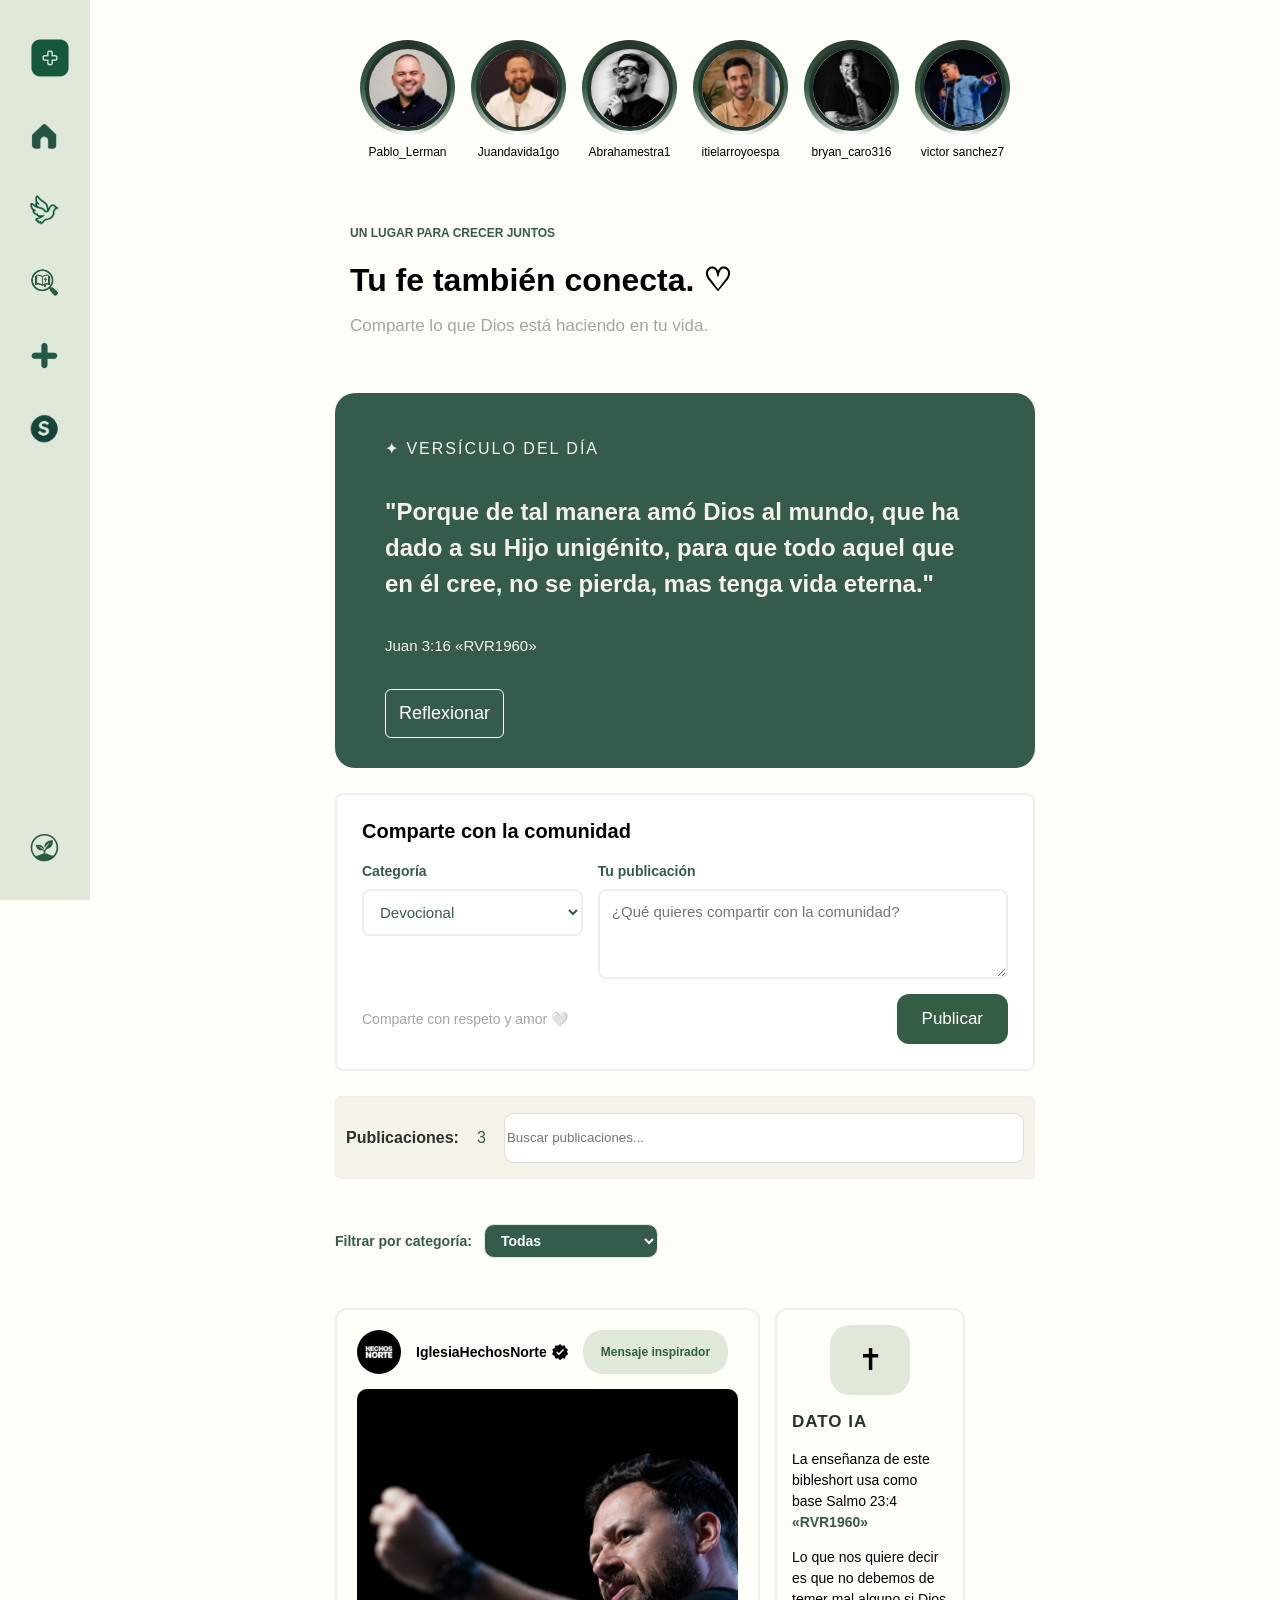
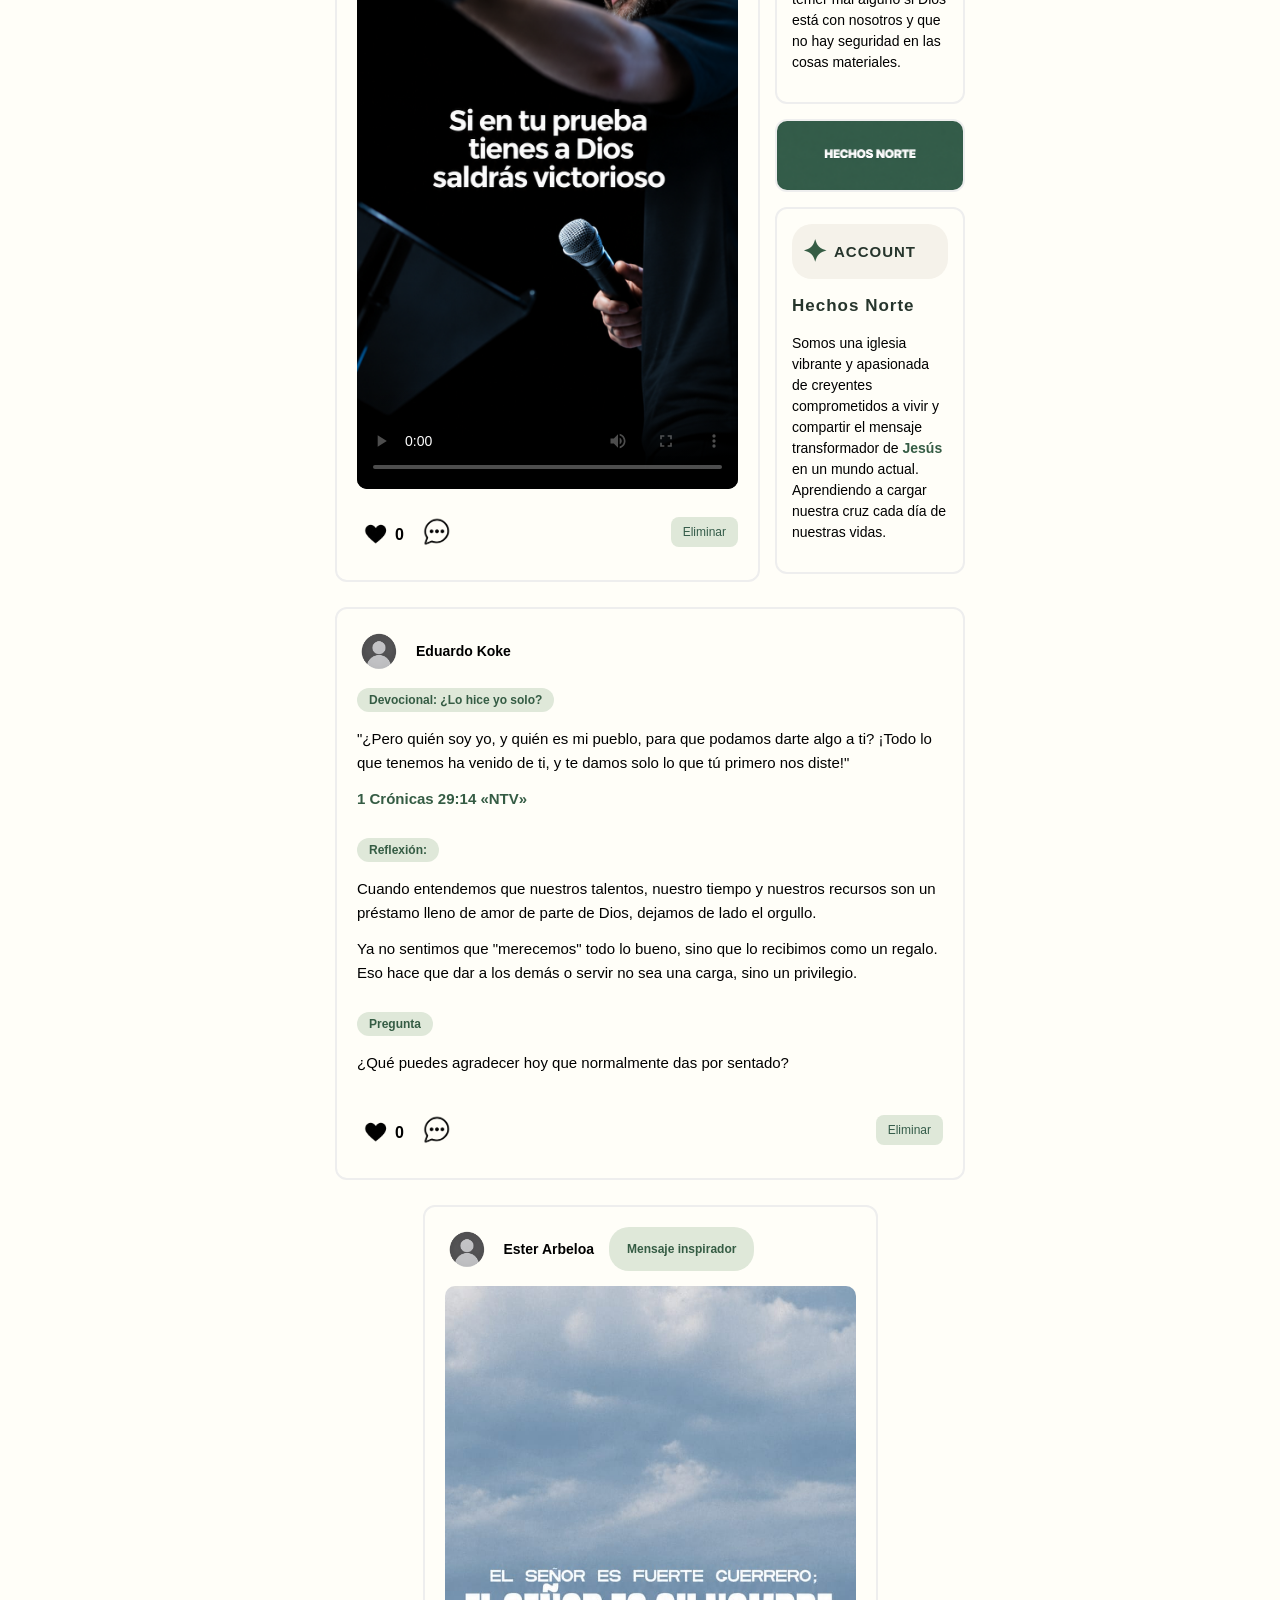
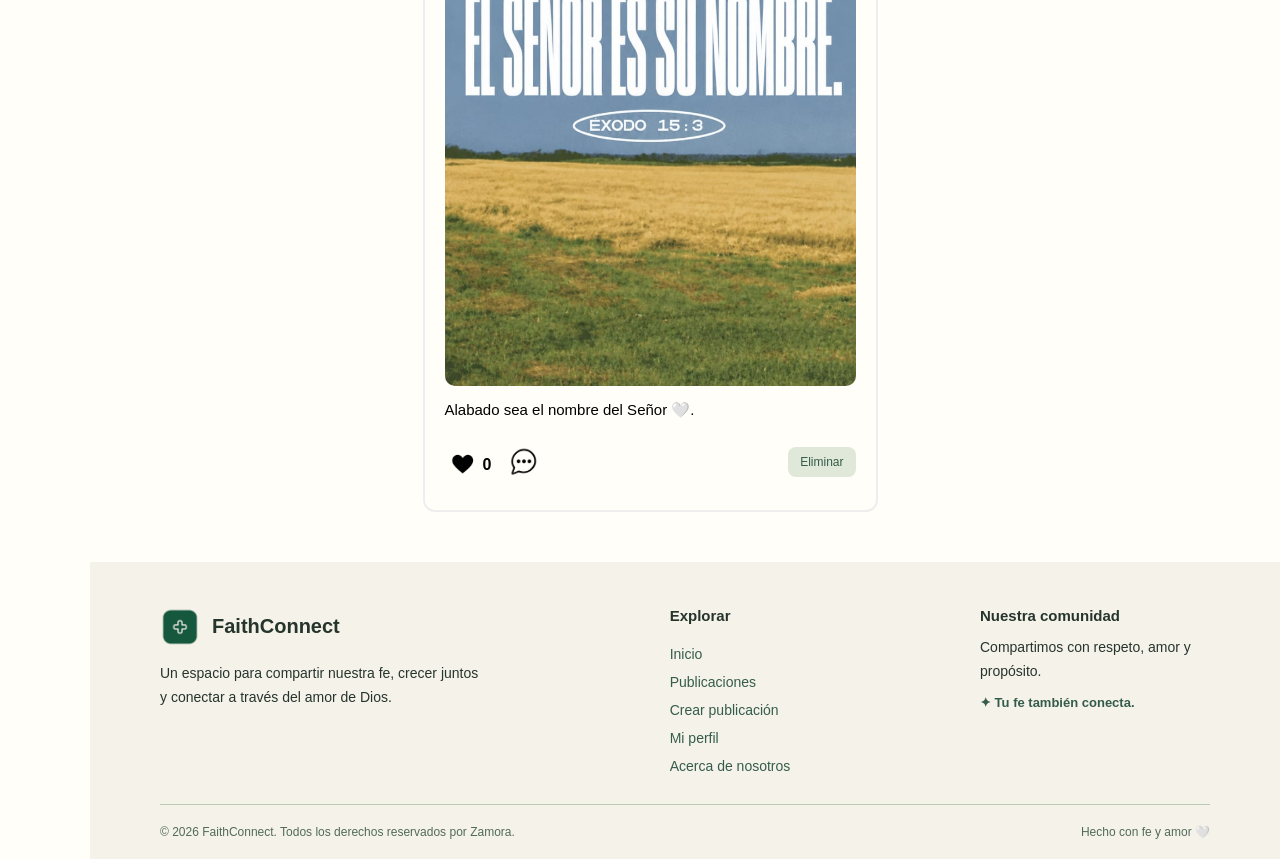
<file: index.html>
<!DOCTYPE html>
<html lang="es">
<head>
    <meta charset="UTF-8">
    <meta name="viewport" content="width=device-width, initial-scale=0">
    <title>FaithConnect</title>
    <link rel="stylesheet" href="activos/css/styles.css">
</head>
<body>

    <!-- MENU LATERAL -->

    <aside class="menu">
        <nav>
            <ul>
                <li class="logo">
                    <a href="páginas/videos.html">
                        <img src="activos/img/logo.png" alt="Logo">
                        <span>FaithConnect</span>
                    </a>
                </li>

                <li>
                    <a href="#inicio">
                        <img src="activos/img/inicio.png" alt="Inicio">
                        <span>Inicio</span>
                    </a>
                </li>

                <li>
                    <a href="#publicaciones">
                        <img src="activos/img/publicaciones.png" alt="Publicaciones">
                        <span>Publicaciones</span>
                    </a>
                </li>

                <li>
                    <a href="páginas/versículos.html">
                        <img src="activos/img/versículo-día.png" alt="Publicaciones">
                        <span>Versículo del día</span>
                    </a>
                </li>

                <li>
                    <a href="páginas/crear.html">
                        <img src="activos/img/crear.png" alt="Crear">
                        <span>Crear publicación</span>
                    </a>
                </li>

                <li>
                    <a href="páginas/perfil.html">
                        <img src="activos/img/perfil.png" alt="Perfil">
                        <span>Perfil</span>
                    </a>
                </li>
            </ul>

            <div class="menu-abajo">
                <a href="páginas/acerca.html">
                    <img src="activos/img/acerca-de.png" alt="Acerca de">
                    <span>Acerca de FaithConnect</span>
                </a>
            </div>
        </nav>
    </aside>


    <!-- CONTENIDO PRINCIPAL -->

    <div class="contenido">

        <!-- HISTORIAS -->

        <section class="historias">
            <ul>

                <li>
                    <a href="#avatar1">
                        <div class="circulo">
                            <img src="activos/img/avatar1.png" alt="Pablo">
                        </div>
                        <span>Pablo_Lerman</span>
                    </a>
                </li>

                <li>
                    <a href="#avatar2">
                        <div class="circulo">
                            <img src="activos/img/avatar2.png" alt="Juan">
                        </div>
                        <span>Juandavida1go</span>
                    </a>
                </li>

                <li>
                    <a href="#avatar3">
                        <div class="circulo">
                            <img src="activos/img/avatar3.png" alt="Abraham">
                        </div>
                        <span>Abrahamestra1</span>
                    </a>
                </li>

                <li>
                    <a href="#avatar4">
                        <div class="circulo">
                            <img src="activos/img/avatar4.png" alt="Itiel">
                        </div>
                        <span>itielarroyoespa</span>
                    </a>
                </li>

                <li>
                    <a href="#avatar5">
                        <div class="circulo">
                            <img src="activos/img/avatar5.png" alt="Bryan">
                        </div>
                        <span>bryan_caro316</span>
                    </a>
                </li>

                <li>
                    <a href="#avatar6">
                        <div class="circulo">
                            <img src="activos/img/avatar6.png" alt="Victor">
                        </div>
                        <span>victor sanchez7</span>
                    </a>
                </li>

                <li>
                    <a href="#avatar7">
                        <div class="circulo">
                            <img src="activos/img/avatar7.png" alt="Lisney">
                        </div>
                        <span>LisneydeFont1</span>
                    </a>
                </li>

            </ul>
        </section>


        <!-- INICIO -->

        <main id="inicio">
            <p class="subtitulo">
                <strong>UN LUGAR PARA CRECER JUNTOS</strong>
            </p>

            <h1>Tu fe también conecta. ♡</h1>

            <p class="descripcion">
                Comparte lo que Dios está haciendo en tu vida.
            </p>
        </main>


        <!-- VERSICULO -->

        <section class="versiculo">
            <p>✦ VERSÍCULO DEL DÍA</p>

            <h2>
                "Porque de tal manera amó Dios al mundo,
                que ha dado a su Hijo unigénito, para que
                todo aquel que en él cree, no se pierda,
                mas tenga vida eterna."
            </h2>

            <p class="cita">Juan 3:16 «RVR1960»</p>

            <button class="reflexionar"><a href="páginas/versículos.html">Reflexionar</a></button>
        </section>


        <!-- CREAR PUBLICACION -->

        <section class="comunidad" id="crear">

            <h3>Comparte con la comunidad</h3>

            <form id="form-publicacion">

                <div class="campos">

                    <div class="categoria">
                        <label for="categoria">Categoría</label>

                        <select name="categoria" id="categoria" required>
                            <option value="Devocional">Devocional</option>
                            <option value="Versiculo">Versículo</option>
                            <option value="Opinion">Opinión</option>
                            <option value="Duda">Duda</option>
                            <option value="Mensaje inspirador">Mensaje inspirador</option>
                        </select>
                    </div>

                    <div class="mensaje">
                        <label for="mensaje">Tu publicación</label>

                        <textarea
                            id="mensaje"
                            name="publicacion"
                            placeholder="¿Qué quieres compartir con la comunidad?"
                            required
                        ></textarea>
                    </div>

                </div>

                <div class="publicar">
                    <p>Comparte con respeto y amor 🤍</p>
                    <button type="submit">Publicar</button>
                </div>

            </form>
        </section>


        <!-- PUBLICACIONES -->

        <section id="publicaciones" class="publicaciones">

            <div class="herramientas-publicaciones">


                <!--CONTADOR DE PUBLICACIONES: Funcionalidad adicional-->

                <h4>Publicaciones:</h4>
                <p id="contador-publicaciones"></p>


                <!--BUSCADOR DE PUBLICACIONES: Funcionalidad adicional-->

                <input
                    type="search"
                    id="buscar-publicaciones"
                    placeholder="Buscar publicaciones..."
                >

            </div>


            <!--FILTRO DE PUBLICACIONES-->

            <div class="filtro-publicaciones">

                <label for="filtro-categoria">Filtrar por categoría:</label>

                <select id="filtro-categoria">
                    <option value="todas">Todas</option>
                    <option value="devocional">Devocional</option>
                    <option value="versiculo">Versículo</option>
                    <option value="opinion">Opinión</option>
                    <option value="duda">Duda</option>
                    <option value="inspirador">Mensaje inspirador</option>
                </select>

            </div>

            <!-- PUBLICACION 1 -->

            <div class="fila-post">

                <article class="post" data-categoria="inspirador">

                    <div class="usuario">
                        <img
                            src="activos/img/Hechos-norte.png"
                            class="foto-usuario"
                            alt="Hechos Norte"
                        >

                        <h4>
                            IglesiaHechosNorte
                            <img
                                src="activos/img/Verificación.png"
                                class="verificado"
                                alt="Verificado"
                            >
                        </h4>

                        <span class="etiqueta-publicacion1y3">
                            Mensaje inspirador
                        </span>

                    </div>

                    <video class="video" controls poster="activos/img/short-img.png">
                        <source
                            src="activos/videos/Short1.mp4"
                            type="video/mp4"
                        >
                    </video>

                    <div class="acciones">
                        <img src="activos/img/Corazón.png" alt="Me gusta">
                        <p><strong>0</strong></p>
                        <img src="activos/img/comentarios.png" alt="Comentarios">
                    </div>

                </article>


                <!-- INFORMACION DERECHA -->

                <div class="info">

                    <div class="info-ia">
                        <div class="cruz">✝</div>

                        <h3>DATO IA</h3>

                        <p>
                            La enseñanza de este bibleshort usa
                            como base Salmo 23:4
                            <strong>«RVR1960»</strong>
                        </p>

                        <p>
                            Lo que nos quiere decir es que no
                            debemos de temer mal alguno si Dios
                            está con nosotros y que no hay
                            seguridad en las cosas materiales.
                        </p>
                    </div>

                    <div class="info-logo">
                        <img
                            src="activos/img/Hechos-norte-row.png"
                            alt="HECHOS NORTE"
                        >
                    </div>

                    <div class="info-cuenta">

                        <div class="estrella">
                            <strong>✦</strong>
                            <span>ACCOUNT</span>
                        </div>

                        <h3>Hechos Norte</h3>

                        <p>
                            Somos una iglesia vibrante y apasionada
                            de creyentes comprometidos a vivir y
                            compartir el mensaje transformador de
                            <strong>Jesús</strong> en un mundo actual.
                            Aprendiendo a cargar nuestra cruz cada día
                            de nuestras vidas.
                        </p>

                    </div>

                </div>

            </div>


            <!-- PUBLICACION 2 -->

            <div class="fila-post">

                <article class="post post-texto" data-categoria="devocional">

                    <div class="usuario">
                        <img
                            src="activos/img/user-anonymous.png"
                            class="foto-usuario"
                            alt="Pablo"
                        >

                        <h4>Eduardo Koke</h4>
                    </div>

                    <span class="etiqueta">
                        Devocional: ¿Lo hice yo solo?
                    </span>

                    <div class="texto">
                        <p>
                            "¿Pero quién soy yo, y quién es mi pueblo,
                            para que podamos darte algo a ti?
                            ¡Todo lo que tenemos ha venido de ti,
                            y te damos solo lo que tú primero nos diste!"
                        </p>

                        <p>
                            <strong>1 Crónicas 29:14 «NTV»</strong>
                        </p>
                    </div>

                    <span class="etiqueta">Reflexión:</span>

                    <div class="texto">
                        <p>
                            Cuando entendemos que nuestros talentos,
                            nuestro tiempo y nuestros recursos son
                            un préstamo lleno de amor de parte de Dios,
                            dejamos de lado el orgullo.
                        </p>

                        <p>
                            Ya no sentimos que "merecemos" todo lo bueno,
                            sino que lo recibimos como un regalo.
                            Eso hace que dar a los demás o servir
                            no sea una carga, sino un privilegio.
                        </p>
                    </div>

                    <span class="etiqueta">Pregunta</span>

                    <div class="texto">
                        <p>
                            ¿Qué puedes agradecer hoy que
                            normalmente das por sentado?
                        </p>
                    </div>

                    <div class="acciones">
                        <img src="activos/img/Corazón.png" alt="Me gusta">
                        <p><strong>0</strong></p>
                        <img src="activos/img/comentarios.png" alt="Comentarios">
                    </div>

                </article>

            </div>


            <!-- PUBLICACION 3 -->

            <div class="fila-post">

                <article class="post" data-categoria="versiculo">

                    <div class="usuario">
                        <img
                            src="activos/img/user-anonymous.png"
                            class="foto-usuario"
                            alt="Itiel"
                        >

                        <h4>Ester Arbeloa</h4>

                        <span class="etiqueta-publicacion1y3">
                            Mensaje inspirador
                        </span>
                    </div>

                    <img
                        src="activos/img/versiculo.jpeg"
                        class="imagen-post"
                        alt="Imagen con versículo"
                    >

                    <p class="comentario">
                        Alabado sea el nombre del Señor 🤍.
                    </p>

                    <div class="acciones">
                        <img src="activos/img/Corazón.png" alt="Me gusta">
                        <p><strong>0</strong></p>
                        <img src="activos/img/comentarios.png" alt="Comentarios">
                    </div>

                </article>

            </div>

            <div id="nuevas-publicaciones"></div>

        </section>

    </div>

    <!-- FOOTER -->

    <footer class="footer">

        <div class="footer-contenido">

            <div class="footer-info">
                <div class="footer-logo">
                    <img src="activos/img/logo.png" alt="FaithConnect">
                    <h3>FaithConnect</h3>
                </div>

                <p>
                    Un espacio para compartir nuestra fe,
                    crecer juntos y conectar a través
                    del amor de Dios.
                </p>
            </div>

            <div class="footer-enlaces">
                <h4>Explorar</h4>

                <a href="index.html">Inicio</a>
                <a href="index.html#publicaciones">Publicaciones</a>
                <a href="páginas/crear.html">Crear publicación</a>
                <a href="páginas/perfil.html">Mi perfil</a>
                <a href="páginas/acerca.html">Acerca de nosotros</a>

            </div>

            <div class="footer-comunidad">
                <h4>Nuestra comunidad</h4>

                <p>
                    Compartimos con respeto, amor
                    y propósito.
                </p>

                <span>✦ Tu fe también conecta.</span>
            </div>

        </div>

        <div class="footer-abajo">
            <p>© 2026 FaithConnect. Todos los derechos reservados por Zamora.</p>
            <p>Hecho con fe y amor 🤍</p>
        </div>

    </footer>

<script src="activos/js/publicaciones.js"></script>

</body>
</html>
</file>
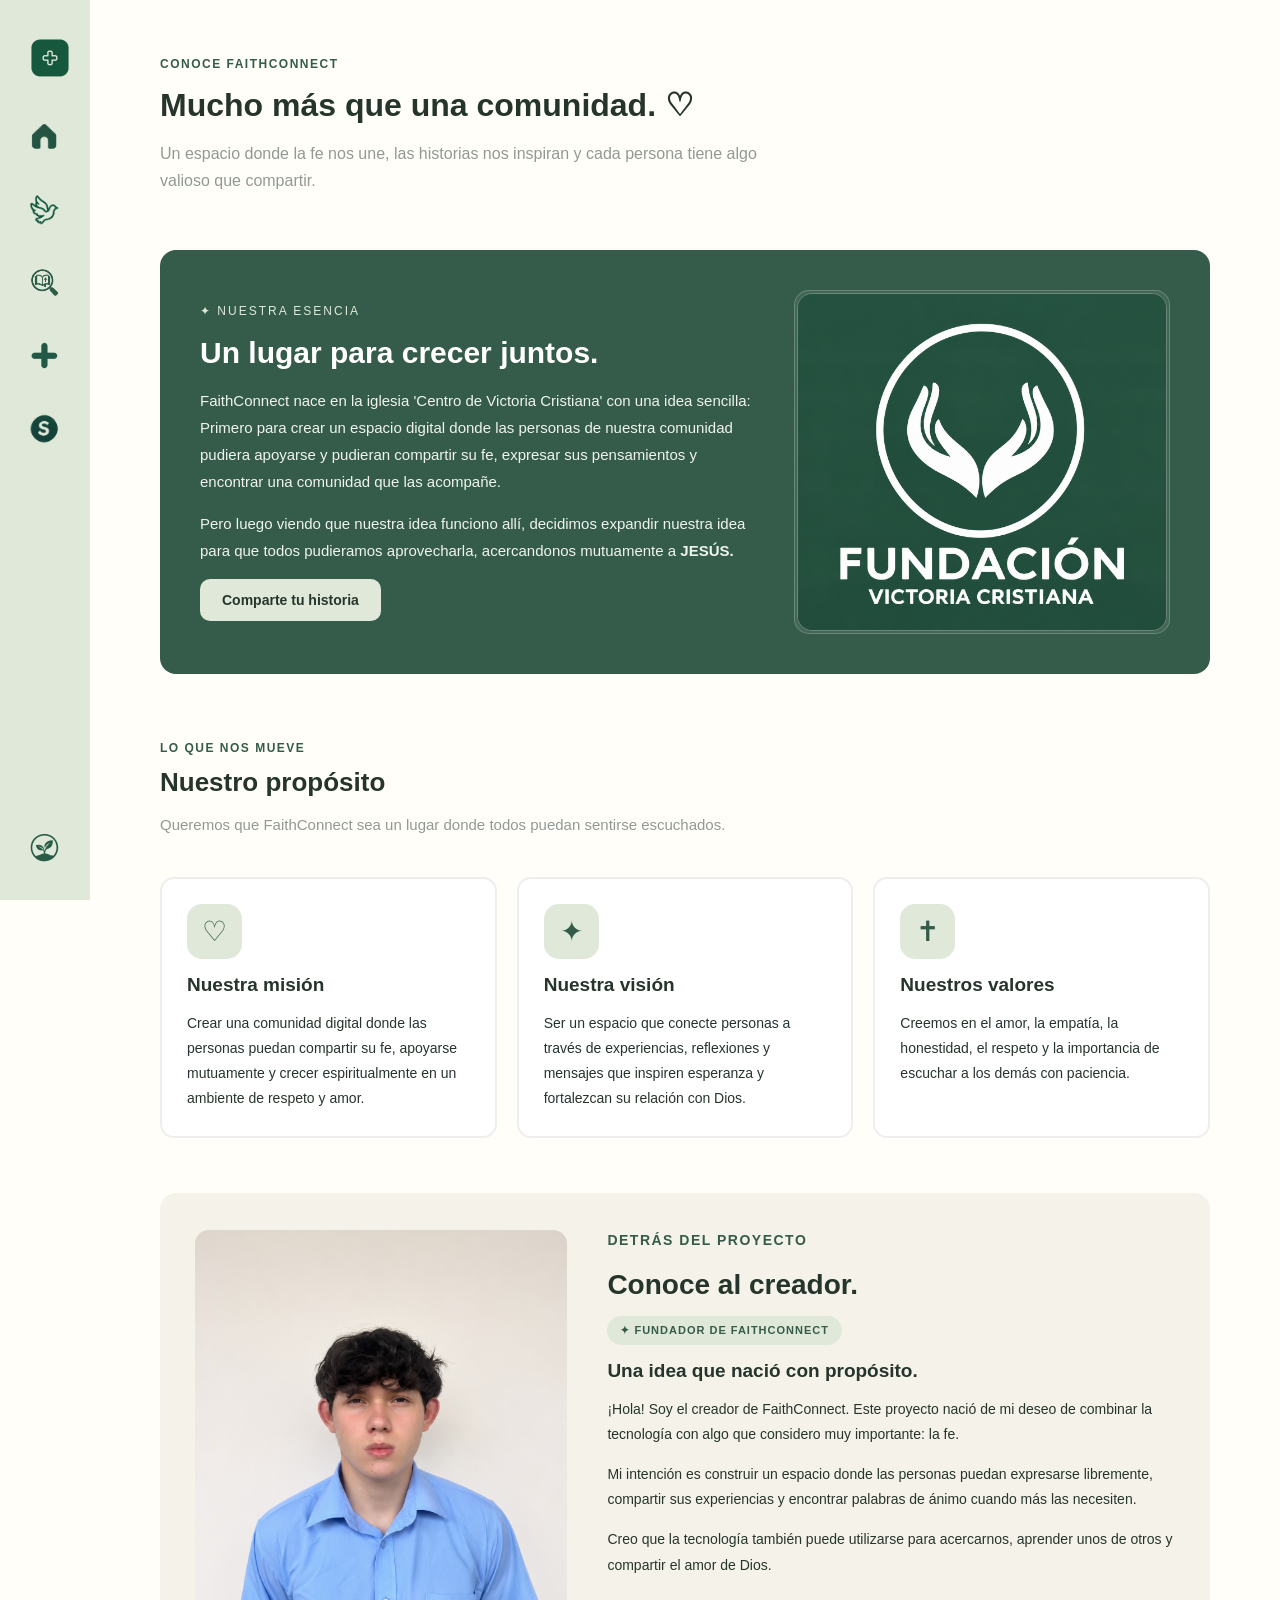
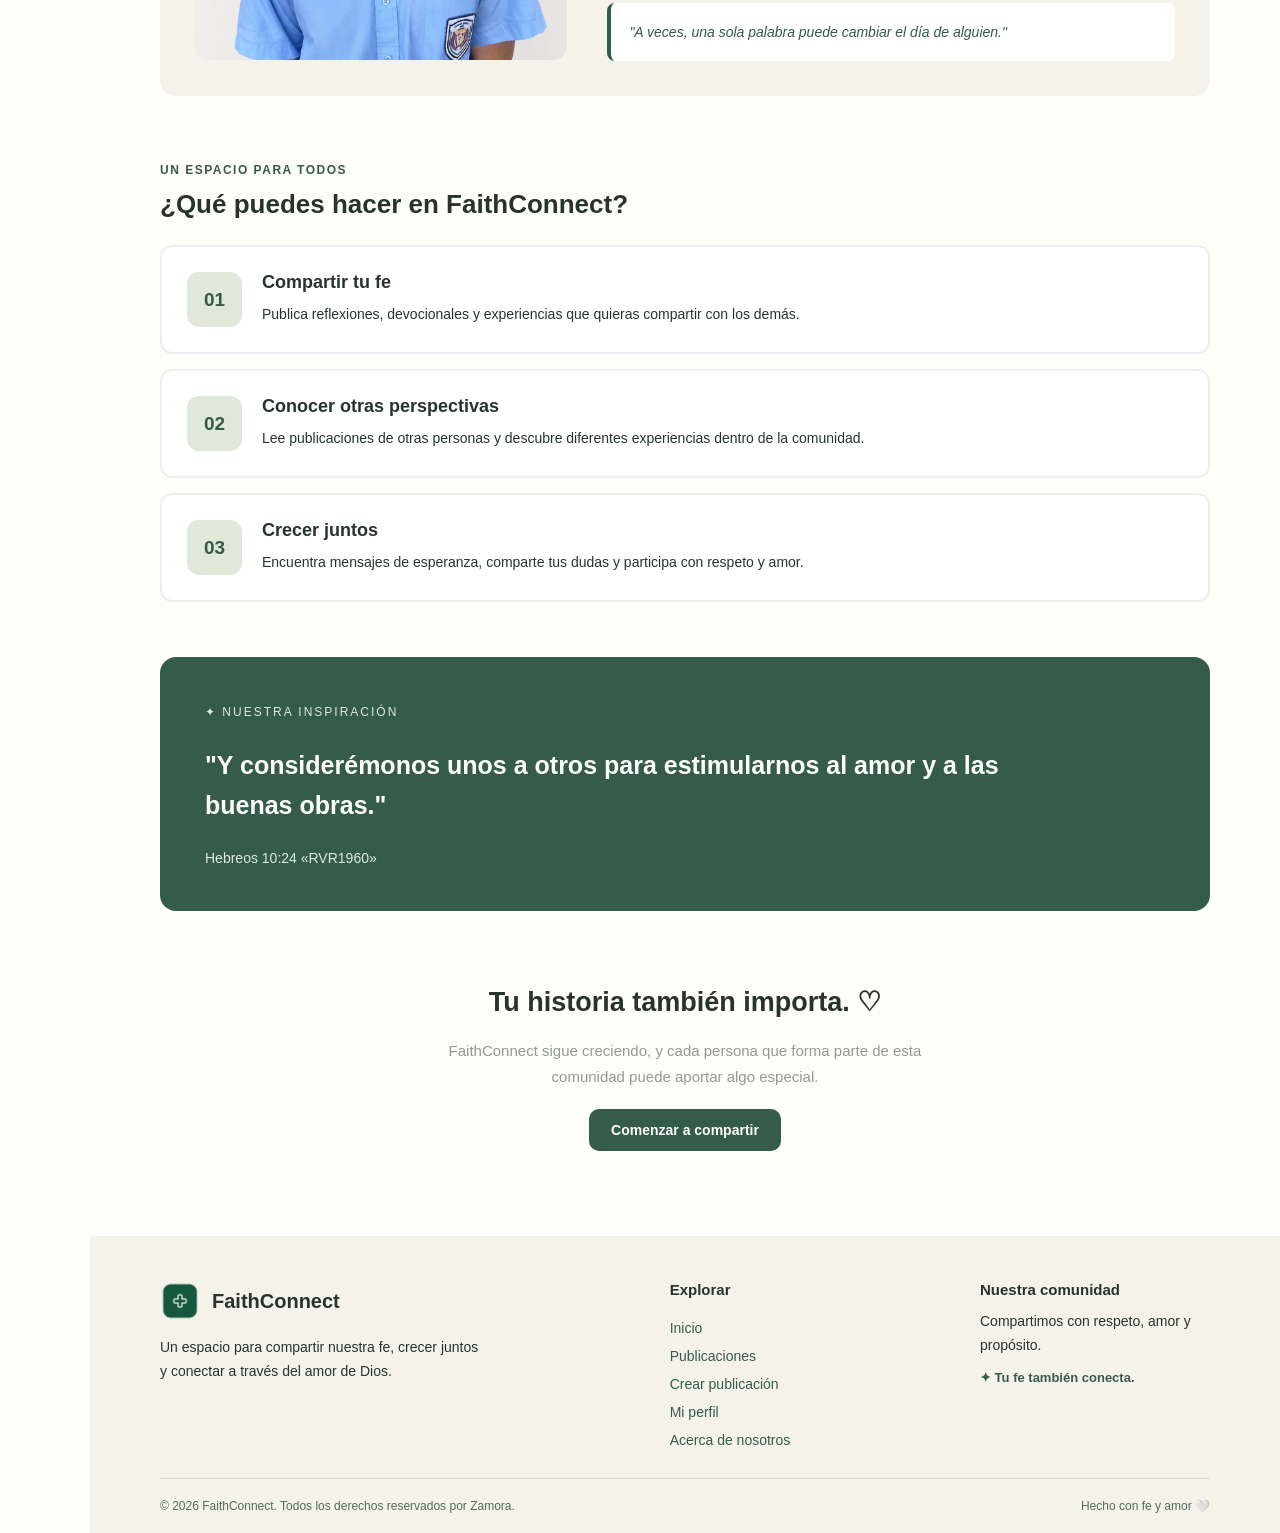
<file: páginas/acerca.html>
<!DOCTYPE html>
<html lang="es">

<head>
    <meta charset="UTF-8">
    <meta name="viewport" content="width=device-width, initial-scale=0">
    <title>Acerca de nosotros | FaithConnect</title>
    <link rel="stylesheet" href="../activos/css/acerca.css">
</head>

<body>

    <!-- MENU LATERAL -->

    <aside class="menu">
        <nav>
            <ul>
                <li class="logo">
                    <a href="../páginas/videos.html">
                        <img src="../activos/img/logo.png" alt="Logo">
                        <span>FaithConnect</span>
                    </a>
                </li>

                <li>
                    <a href="../index.html#inicio">
                        <img src="../activos/img/inicio.png" alt="Inicio">
                        <span>Inicio</span>
                    </a>
                </li>

                <li>
                    <a href="../index.html#publicaciones">
                        <img src="../activos/img/publicaciones.png" alt="Publicaciones">
                        <span>Publicaciones</span>
                    </a>
                </li>

                <li>
                    <a href="../páginas/versículos.html">
                        <img src="../activos/img/versículo-día.png" alt="Publicaciones">
                        <span>Versículo del día</span>
                    </a>
                </li>

                <li>
                    <a href="../páginas/crear.html">
                        <img src="../activos/img/crear.png" alt="Crear">
                        <span>Crear publicación</span>
                    </a>
                </li>

                <li>
                    <a href="../páginas/perfil.html">
                        <img src="../activos/img/perfil.png" alt="Perfil">
                        <span>Perfil</span>
                    </a>
                </li>
            </ul>

            <div class="menu-abajo">
                <a href="../páginas/acerca.html">
                    <img src="../activos/img/acerca-de.png" alt="Acerca de">
                    <span>Acerca de FaithConnect</span>
                </a>
            </div>
        </nav>
    </aside>


    <!-- CONTENIDO PRINCIPAL -->

    <main class="contenido">

        <!-- ENCABEZADO -->

        <header class="encabezado">

            <p class="subtitulo">CONOCE FAITHCONNECT</p>

            <h1>Mucho más que una comunidad. ♡</h1>

            <p class="descripcion">
                Un espacio donde la fe nos une,
                las historias nos inspiran y
                cada persona tiene algo valioso que compartir.
            </p>

        </header>


        <!-- PRESENTACION -->

        <section class="presentacion">

            <div class="presentacion-texto">

                <span>✦ NUESTRA ESENCIA</span>

                <h2>Un lugar para crecer juntos.</h2>

                <p>
                    FaithConnect nace en la iglesia 'Centro de Victoria Cristiana'
                    con una idea sencilla: Primero para crear un espacio digital 
                    donde las personas de nuestra comunidad pudiera apoyarse y
                    pudieran compartir su fe, expresar sus pensamientos
                    y encontrar una comunidad que las acompañe.
                </p>

                <p>
                    Pero luego viendo que nuestra idea funciono allí,
                    decidimos expandir nuestra idea para que todos pudieramos
                    aprovecharla, acercandonos mutuamente a <strong>JESÚS.</strong> 
                </p>

                <a href="crear.html" class="boton">
                    Comparte tu historia
                </a>

            </div>

            <div class="presentacion-img">

                <img 
                    src="../activos/img/cvc.png" 
                    alt="Centro de Victoria Cristiana"
                >

            </div>

        </section>


        <!-- NUESTRA MISION -->

        <section class="nosotros">

            <div class="titulo">
                <p class="subtitulo">LO QUE NOS MUEVE</p>
                <h2>Nuestro propósito</h2>
                <p>
                    Queremos que FaithConnect sea un lugar
                    donde todos puedan sentirse escuchados.
                </p>
            </div>


            <div class="tarjetas">

                <article class="tarjeta">

                    <div class="icono">♡</div>

                    <h3>Nuestra misión</h3>

                    <p>
                        Crear una comunidad digital donde
                        las personas puedan compartir su fe,
                        apoyarse mutuamente y crecer
                        espiritualmente en un ambiente
                        de respeto y amor.
                    </p>

                </article>


                <article class="tarjeta">

                    <div class="icono">✦</div>

                    <h3>Nuestra visión</h3>

                    <p>
                        Ser un espacio que conecte personas
                        a través de experiencias, reflexiones
                        y mensajes que inspiren esperanza
                        y fortalezcan su relación con Dios.
                    </p>

                </article>


                <article class="tarjeta">

                    <div class="icono">✝</div>

                    <h3>Nuestros valores</h3>

                    <p>
                        Creemos en el amor, la empatía,
                        la honestidad, el respeto y
                        la importancia de escuchar
                        a los demás con paciencia.
                    </p>

                </article>

            </div>

        </section>


        <!-- CREADOR -->

        <section class="creador">

            <div class="creador-foto">

                <img
                    src="../activos/img/creador.png"
                    alt="Fotografía del creador de FaithConnect"
                >

            </div>


            <div class="creador-texto">

                <p class="subtitulo">DETRÁS DEL PROYECTO</p>

                <h2>Conoce al creador.</h2>

                <span class="creador-etiqueta">
                    ✦ FUNDADOR DE FAITHCONNECT
                </span>

                <h3>Una idea que nació con propósito.</h3>

                <p>
                    ¡Hola! Soy el creador de FaithConnect.
                    Este proyecto nació de mi deseo de
                    combinar la tecnología con algo que
                    considero muy importante: la fe.
                </p>

                <p>
                    Mi intención es construir un espacio
                    donde las personas puedan expresarse
                    libremente, compartir sus experiencias
                    y encontrar palabras de ánimo
                    cuando más las necesiten.
                </p>

                <p>
                    Creo que la tecnología también puede
                    utilizarse para acercarnos, aprender
                    unos de otros y compartir el amor de Dios.
                </p>

                <div class="creador-frase">
                    "A veces, una sola palabra puede
                    cambiar el día de alguien."
                </div>

            </div>

        </section>


        <!-- COMUNIDAD -->

        <section class="comunidad">

            <div class="titulo">

                <p class="subtitulo">UN ESPACIO PARA TODOS</p>

                <h2>¿Qué puedes hacer en FaithConnect?</h2>

            </div>


            <div class="comunidad-lista">

                <div class="comunidad-item">

                    <div class="numero">01</div>

                    <div>
                        <h3>Compartir tu fe</h3>

                        <p>
                            Publica reflexiones, devocionales
                            y experiencias que quieras
                            compartir con los demás.
                        </p>
                    </div>

                </div>


                <div class="comunidad-item">

                    <div class="numero">02</div>

                    <div>
                        <h3>Conocer otras perspectivas</h3>

                        <p>
                            Lee publicaciones de otras personas
                            y descubre diferentes experiencias
                            dentro de la comunidad.
                        </p>
                    </div>

                </div>


                <div class="comunidad-item">

                    <div class="numero">03</div>

                    <div>
                        <h3>Crecer juntos</h3>

                        <p>
                            Encuentra mensajes de esperanza,
                            comparte tus dudas y participa
                            con respeto y amor.
                        </p>
                    </div>

                </div>

            </div>

        </section>


        <!-- VERSICULO -->

        <section class="versiculo">

            <span>✦ NUESTRA INSPIRACIÓN</span>

            <h2>
                "Y considerémonos unos a otros para
                estimularnos al amor y a las buenas obras."
            </h2>

            <p>Hebreos 10:24 «RVR1960»</p>

        </section>


        <!-- MENSAJE FINAL -->

        <section class="mensaje-final">

            <h2>Tu historia también importa. ♡</h2>

            <p>
                FaithConnect sigue creciendo, y cada
                persona que forma parte de esta comunidad
                puede aportar algo especial.
            </p>

            <a href="crear.html" class="boton">
                Comenzar a compartir
            </a>

        </section>

    </main>


    <!-- FOOTER -->

    <footer class="footer">

        <div class="footer-contenido">

            <div class="footer-info">

                <div class="footer-logo">
                    <img src="../activos/img/logo.png" alt="FaithConnect">
                    <h3>FaithConnect</h3>
                </div>

                <p>
                    Un espacio para compartir nuestra fe,
                    crecer juntos y conectar a través
                    del amor de Dios.
                </p>

            </div>


            <div class="footer-enlaces">

                <h4>Explorar</h4>

                <a href="../index.html">Inicio</a>
                <a href="../index.html#publicaciones">Publicaciones</a>
                <a href="../páginas/crear.html">Crear publicación</a>
                <a href="../páginas/perfil.html">Mi perfil</a>
                <a href="../páginas/acerca.html">Acerca de nosotros</a>

            </div>


            <div class="footer-comunidad">

                <h4>Nuestra comunidad</h4>

                <p>
                    Compartimos con respeto, amor
                    y propósito.
                </p>

                <span>✦ Tu fe también conecta.</span>

            </div>

        </div>


        <div class="footer-abajo">

            <p>© 2026 FaithConnect. Todos los derechos reservados por Zamora.</p>

            <p>Hecho con fe y amor 🤍</p>

        </div>

    </footer>

</body>
</html>
</file>
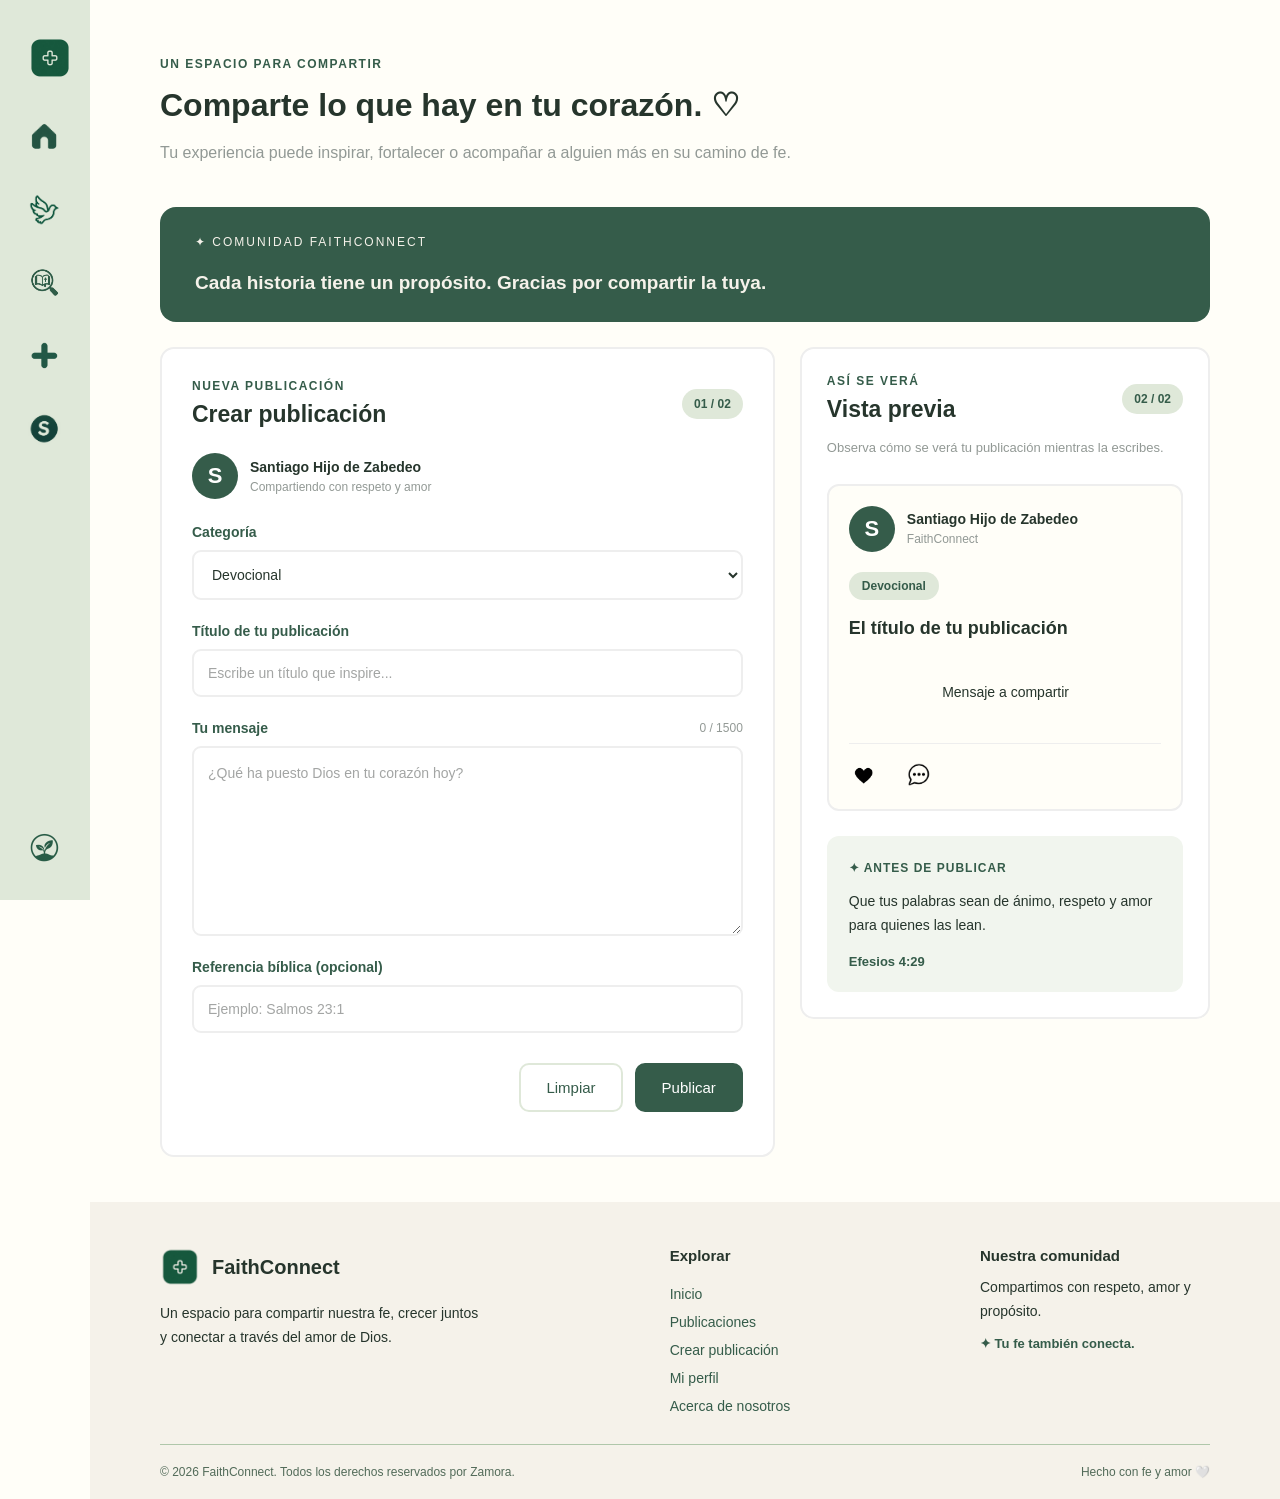
<file: páginas/crear.html>
<!DOCTYPE html>
<html lang="es">
<head>
    <meta charset="UTF-8">
    <meta name="viewport" content="width=device-width, initial-scale=0">
    <title>Crear publicación | FaithConnect</title>
    <link rel="stylesheet" href="../activos/css/crear.css">
</head>
<body>

    <!-- MENU LATERAL -->

    <aside class="menu">
        <nav>
            <ul>
                <li class="logo">
                    <a href="../páginas/videos.html">
                        <img src="../activos/img/logo.png" alt="Logo">
                        <span>FaithConnect</span>
                    </a>
                </li>

                <li>
                    <a href="../index.html#inicio">
                        <img src="../activos/img/inicio.png" alt="Inicio">
                        <span>Inicio</span>
                    </a>
                </li>

                <li>
                    <a href="../index.html#publicaciones">
                        <img src="../activos/img/publicaciones.png" alt="Publicaciones">
                        <span>Publicaciones</span>
                    </a>
                </li>

                <li>
                    <a href="../páginas/versículos.html">
                        <img src="../activos/img/versículo-día.png" alt="Publicaciones">
                        <span>Versículo del día</span>
                    </a>
                </li>

                <li>
                    <a href="../páginas/crear.html">
                        <img src="../activos/img/crear.png" alt="Crear">
                        <span>Crear publicación</span>
                    </a>
                </li>

                <li>
                    <a href="../páginas/perfil.html">
                        <img src="../activos/img/perfil.png" alt="Perfil">
                        <span>Perfil</span>
                    </a>
                </li>
            </ul>

            <div class="menu-abajo">
                <a href="../páginas/acerca.html">
                    <img src="../activos/img/acerca-de.png" alt="Acerca de">
                    <span>Acerca de FaithConnect</span>
                </a>
            </div>
        </nav>
    </aside>


    <!-- CONTENIDO -->

    <div class="contenido">

        <!-- ENCABEZADO -->

        <header class="encabezado">
            <p class="subtitulo">UN ESPACIO PARA COMPARTIR</p>

            <h1>Comparte lo que hay en tu corazón. ♡</h1>

            <p class="descripcion">
                Tu experiencia puede inspirar, fortalecer o
                acompañar a alguien más en su camino de fe.
            </p>
        </header>


        <!-- FRASE -->

        <section class="frase">
            <span>✦ COMUNIDAD FAITHCONNECT</span>

            <p>
                Cada historia tiene un propósito.
                Gracias por compartir la tuya.
            </p>
        </section>


        <!-- EDITOR Y VISTA PREVIA -->

        <div class="zona">

            <!-- FORMULARIO -->

            <section class="editor">

                <div class="titulo">
                    <div>
                        <p class="subtitulo">NUEVA PUBLICACIÓN</p>
                        <h2>Crear publicación</h2>
                    </div>

                    <span class="paso">01 / 02</span>
                </div>

                <form id="formulario">

                    <!-- USUARIO -->

                    <div class="usuario">
                        <div class="foto-usuario">S</div>

                        <div>
                            <h4>Santiago Hijo de Zabedeo</h4>
                            <p>Compartiendo con respeto y amor</p>
                        </div>
                    </div>


                    <!-- CATEGORIA -->

                    <div class="campo">
                        <label for="categoria">Categoría</label>

                        <select id="categoria" required>
                            <option value="Devocional">Devocional</option>
                            <option value="Opinión">Opinión</option>
                            <option value="Duda">Duda</option>
                            <option value="Mensaje inspirador">Mensaje inspirador</option>
                        </select>
                    </div>


                    <!-- TITULO -->

                    <div class="campo">
                        <label for="titulo">Título de tu publicación</label>

                        <input
                            type="text"
                            id="titulo"
                            placeholder="Escribe un título que inspire..."
                            maxlength="80"
                            required
                        >
                    </div>


                    <!-- MENSAJE -->

                    <div class="campo">
                        <div class="fila-label">
                            <label for="mensaje">Tu mensaje</label>
                            <span id="contador">0 / 1500</span>
                        </div>

                        <textarea
                            id="mensaje"
                            placeholder="¿Qué ha puesto Dios en tu corazón hoy?"
                            maxlength="1500"
                            required
                        ></textarea>
                    </div>


                    <!-- REFERENCIA BIBLICA -->

                    <div class="campo">
                        <label for="referencia">
                            Referencia bíblica (opcional)
                        </label>

                        <input
                            type="text"
                            id="referencia"
                            placeholder="Ejemplo: Salmos 23:1"
                        >
                    </div>


                    <!-- BOTONES -->

                    <div class="botones">
                        <button type="button" id="limpiar">
                            Limpiar
                        </button>

                        <button type="submit" id="publicar">
                            Publicar
                        </button>
                    </div>

                    <p id="aviso"></p>

                </form>
            </section>


            <!-- VISTA PREVIA -->

            <section class="vista">

                <div class="titulo">
                    <div>
                        <p class="subtitulo">ASÍ SE VERÁ</p>
                        <h2>Vista previa</h2>
                    </div>

                    <span class="paso">02 / 02</span>
                </div>

                <p class="ayuda">
                    Observa cómo se verá tu publicación
                    mientras la escribes.
                </p>


                <!-- TARJETA -->

                <article class="post">

                    <div class="usuario">
                        <div class="foto-usuario">S</div>

                        <div>
                            <h4>Santiago Hijo de Zabedeo</h4>
                            <p>FaithConnect</p>
                        </div>
                    </div>

                    <span class="etiqueta" id="ver-categoria">
                        Devocional
                    </span>

                    <h3 id="ver-titulo">
                        El título de tu publicación
                    </h3>

                    <p id="ver-mensaje">
                        Mensaje a compartir
                    </p>

                    <p id="ver-referencia"></p>

                    <img
                        id="ver-imagen"
                        alt="Imagen de la publicación"
                        hidden
                    >

                    <div class="acciones">
                        <img src="../activos/img/Corazón.png" alt="Me gusta">
                        <img src="../activos/img/comentarios.png" alt="Comentarios">
                    </div>

                </article>


                <!-- RECORDATORIO -->

                <div class="recordatorio">
                    <span>✦ ANTES DE PUBLICAR</span>

                    <p>
                        Que tus palabras sean de ánimo,
                        respeto y amor para quienes las lean.
                    </p>

                    <strong>Efesios 4:29</strong>
                </div>

            </section>

        </div>

    </div>        

    <!-- FOOTER -->

    <footer class="footer">

        <div class="footer-contenido">

            <div class="footer-info">
                <div class="footer-logo">
                    <img src="../activos/img/logo.png" alt="FaithConnect">
                    <h3>FaithConnect</h3>
                </div>

                <p>
                    Un espacio para compartir nuestra fe,
                    crecer juntos y conectar a través
                    del amor de Dios.
                </p>
            </div>

            <div class="footer-enlaces">
                <h4>Explorar</h4>

                <a href="../index.html">Inicio</a>
                <a href="../index.html#publicaciones">Publicaciones</a>
                <a href="../páginas/crear.html">Crear publicación</a>
                <a href="../páginas/perfil.html">Mi perfil</a>
                <a href="../páginas/acerca.html">Acerca de nosotros</a>
                
            </div>

            <div class="footer-comunidad">
                <h4>Nuestra comunidad</h4>

                <p>
                    Compartimos con respeto, amor
                    y propósito.
                </p>

                <span>✦ Tu fe también conecta.</span>
            </div>

        </div>

        <div class="footer-abajo">
            <p>© 2026 FaithConnect. Todos los derechos reservados por Zamora.</p>
            <p>Hecho con fe y amor 🤍</p>
        </div>

    </footer>

    <script src="../activos/js/crear.js"></script>

</body>
</html>
</file>
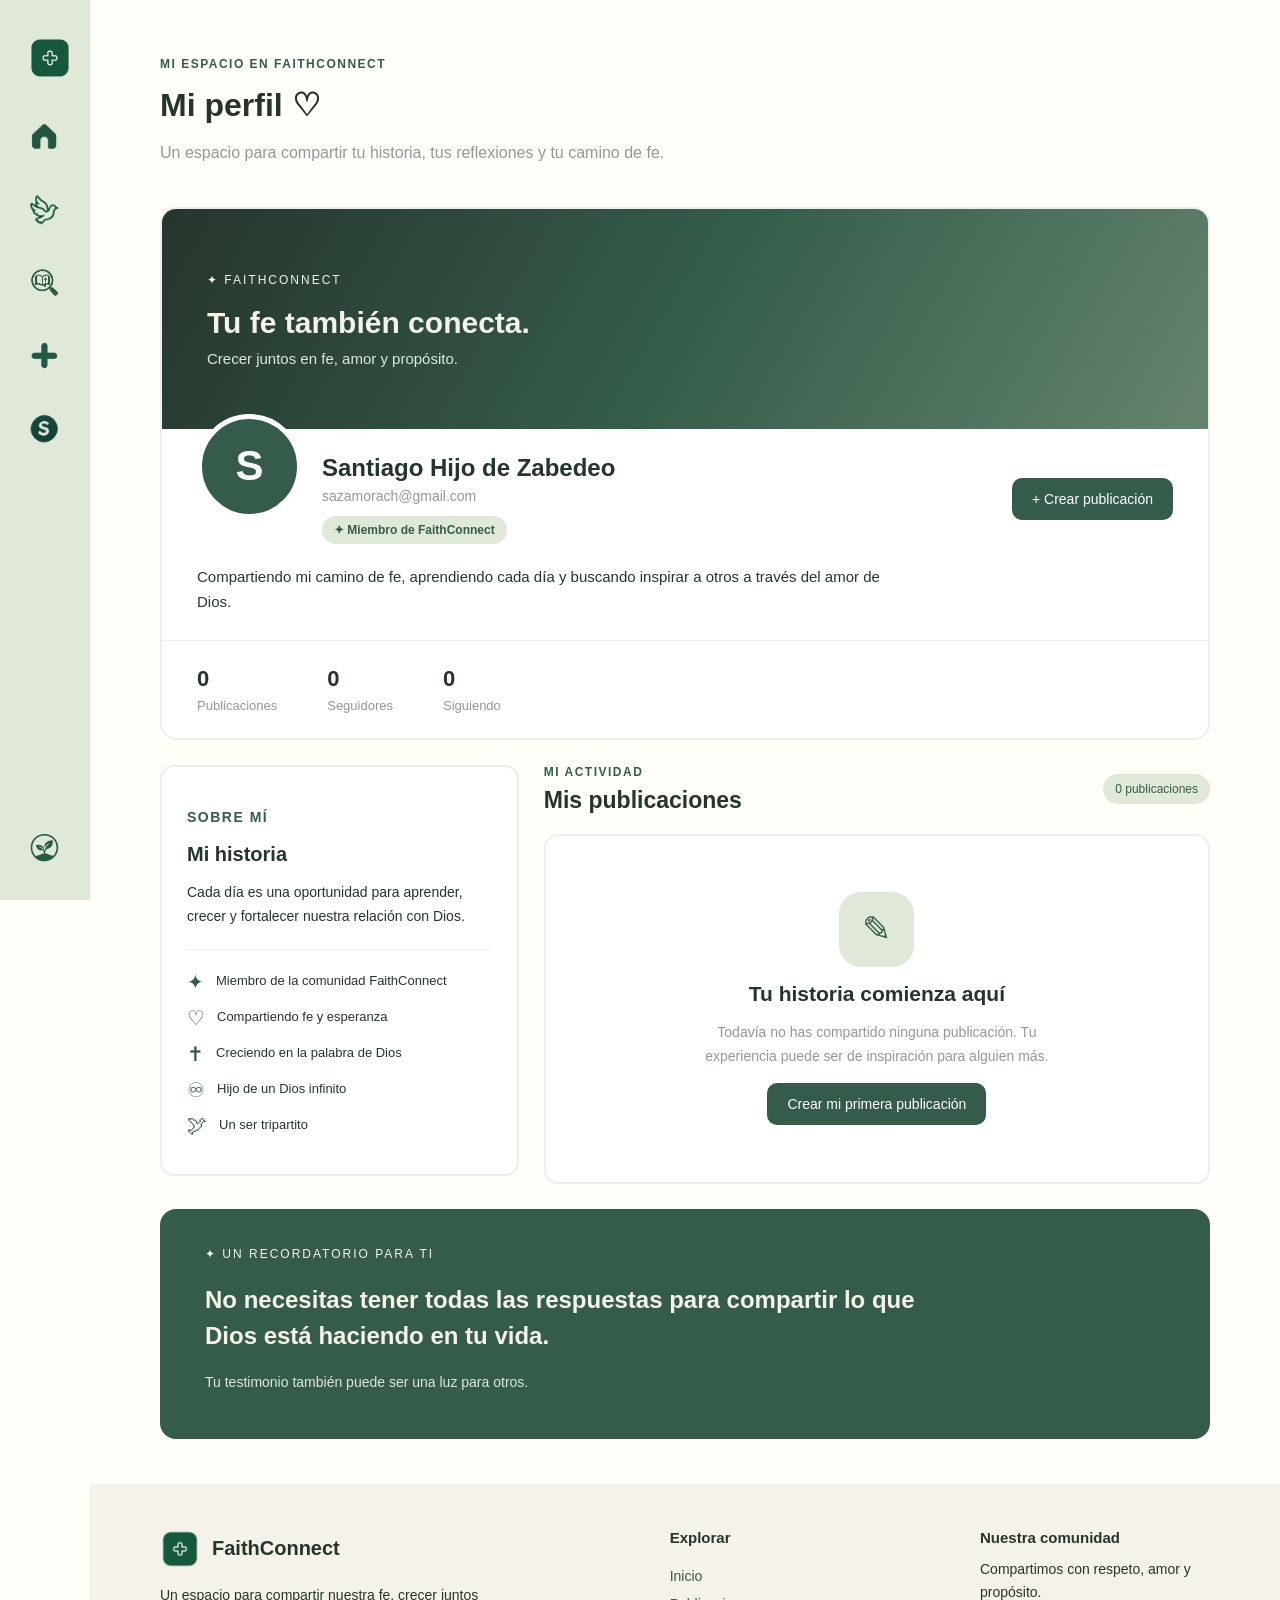
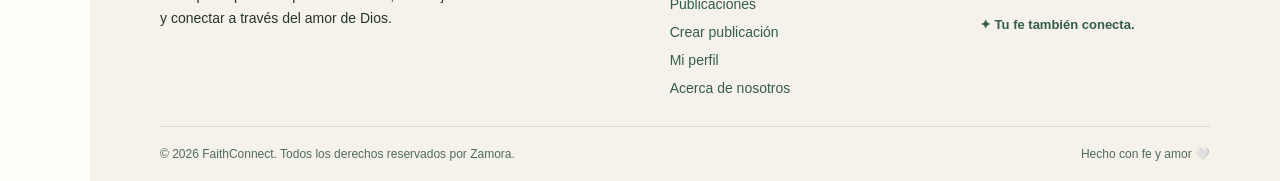
<file: páginas/perfil.html>
<!DOCTYPE html>
<html lang="es">

<head>
    <meta charset="UTF-8">
    <meta name="viewport" content="width=device-width, initial-scale=0">
    <title>Mi perfil | FaithConnect</title>
    <link rel="stylesheet" href="../activos/css/perfil.css">
</head>

<body>

    <!-- MENU LATERAL -->

    <aside class="menu">
        <nav>
            <ul>
                <li class="logo">
                    <a href="../páginas/videos.html">
                        <img src="../activos/img/logo.png" alt="Logo">
                        <span>FaithConnect</span>
                    </a>
                </li>

                <li>
                    <a href="../index.html#inicio">
                        <img src="../activos/img/inicio.png" alt="Inicio">
                        <span>Inicio</span>
                    </a>
                </li>

                <li>
                    <a href="../index.html#publicaciones">
                        <img src="../activos/img/publicaciones.png" alt="Publicaciones">
                        <span>Publicaciones</span>
                    </a>
                </li>

                <li>
                    <a href="../páginas/versículos.html">
                        <img src="../activos/img/versículo-día.png" alt="Publicaciones">
                        <span>Versículo del día</span>
                    </a>
                </li>

                <li>
                    <a href="../páginas/crear.html">
                        <img src="../activos/img/crear.png" alt="Crear">
                        <span>Crear publicación</span>
                    </a>
                </li>

                <li>
                    <a href="../páginas/perfil.html">
                        <img src="../activos/img/perfil.png" alt="Perfil">
                        <span>Perfil</span>
                    </a>
                </li>
            </ul>

            <div class="menu-abajo">
                <a href="../páginas/acerca.html">
                    <img src="../activos/img/acerca-de.png" alt="Acerca de">
                    <span>Acerca de FaithConnect</span>
                </a>
            </div>
        </nav>
    </aside>


    <!-- CONTENIDO PRINCIPAL -->

    <div class="contenido">

        <!-- ENCABEZADO -->

        <header class="encabezado">
            <p class="subtitulo">MI ESPACIO EN FAITHCONNECT</p>

            <h1>Mi perfil ♡</h1>

            <p class="descripcion">
                Un espacio para compartir tu historia,
                tus reflexiones y tu camino de fe.
            </p>
        </header>


        <!-- PERFIL -->

        <section class="perfil">

            <!-- PORTADA -->

            <div class="portada">
                <div class="portada-texto">
                    <span>✦ FAITHCONNECT</span>
                    <h2>Tu fe también conecta.</h2>
                    <p>Crecer juntos en fe, amor y propósito.</p>
                </div>
            </div>


            <!-- DATOS DEL USUARIO -->

            <div class="perfil-info">

                <div class="perfil-principal">

                    <div class="foto-perfil">
                        <span>S</span>
                    </div>

                    <div class="datos">
                        <h2>Santiago Hijo de Zabedeo</h2>
                        <p>sazamorach@gmail.com</p>
                        <span class="etiqueta">✦ Miembro de FaithConnect</span>
                    </div>

                </div>

                <div class="perfil-botones">
                    <a href="crear.html" class="boton-crear">
                        + Crear publicación
                    </a>
                </div>

            </div>


            <!-- BIOGRAFIA -->

            <div class="biografia">
                <p>
                    Compartiendo mi camino de fe, aprendiendo cada día
                    y buscando inspirar a otros a través del amor de Dios.
                </p>
            </div>


            <!-- ESTADISTICAS -->

            <div class="estadisticas">

                <div class="estadistica">
                    <strong>0</strong>
                    <span>Publicaciones</span>
                </div>

                <div class="estadistica">
                    <strong>0</strong>
                    <span>Seguidores</span>
                </div>

                <div class="estadistica">
                    <strong>0</strong>
                    <span>Siguiendo</span>
                </div>

            </div>

        </section>


        <!-- INFORMACION Y PUBLICACIONES -->

        <div class="zona">

            <!-- INFORMACION IZQUIERDA -->

            <section class="informacion">

                <div class="tarjeta">

                    <p class="subtitulo">SOBRE MÍ</p>
                    <h3>Mi historia</h3>

                    <p>
                        Cada día es una oportunidad para aprender,
                        crecer y fortalecer nuestra relación con Dios.
                    </p>

                    <div class="separador"></div>

                    <div class="detalle">
                        <span>✦</span>
                        <p>Miembro de la comunidad FaithConnect</p>
                    </div>

                    <div class="detalle">
                        <span>♡</span>
                        <p>Compartiendo fe y esperanza</p>
                    </div>

                    <div class="detalle">
                        <span>✝</span>
                        <p>Creciendo en la palabra de Dios</p>
                    </div>

                    <div class="detalle">
                        <span>♾︎</span>
                        <p>Hijo de un Dios infinito</p>
                    </div>

                    <div class="detalle">
                        <span>🕊</span>
                        <p>Un ser tripartito</p>
                    </div>

                </div>

            </section>


            <!-- PUBLICACIONES DEL USUARIO -->

            <section class="mis-post">

                <div class="post-titulo">
                    <div>
                        <p class="subtitulo">MI ACTIVIDAD</p>
                        <h2>Mis publicaciones</h2>
                    </div>

                    <span class="cantidad">0 publicaciones</span>
                </div>


                <!-- SIN PUBLICACIONES -->

                <div class="sin-post">

                    <div class="sin-icono">✎</div>

                    <h3>Tu historia comienza aquí</h3>

                    <p>
                        Todavía no has compartido ninguna publicación.
                        Tu experiencia puede ser de inspiración
                        para alguien más.
                    </p>

                    <a href="crear.html" class="boton-crear">
                        Crear mi primera publicación
                    </a>

                </div>

            </section>

        </div>


        <!-- MENSAJE FINAL -->

        <section class="mensaje-final">

            <span>✦ UN RECORDATORIO PARA TI</span>

            <h2>
                No necesitas tener todas las respuestas
                para compartir lo que Dios está haciendo en tu vida.
            </h2>

            <p>
                Tu testimonio también puede ser una luz para otros.
            </p>

        </section>

    </div>


    <!-- FOOTER -->

    <footer class="footer">

        <div class="footer-contenido">

            <div class="footer-info">

                <div class="footer-logo">
                    <img src="../activos/img/logo.png" alt="FaithConnect">
                    <h3>FaithConnect</h3>
                </div>

                <p>
                    Un espacio para compartir nuestra fe,
                    crecer juntos y conectar a través
                    del amor de Dios.
                </p>

            </div>


            <div class="footer-enlaces">

                <h4>Explorar</h4>

                <a href="../index.html">Inicio</a>
                <a href="../index.html#publicaciones">Publicaciones</a>
                <a href="../páginas/crear.html">Crear publicación</a>
                <a href="../páginas/perfil.html">Mi perfil</a>
                <a href="../páginas/acerca.html">Acerca de nosotros</a>

            </div>


            <div class="footer-comunidad">

                <h4>Nuestra comunidad</h4>

                <p>
                    Compartimos con respeto, amor
                    y propósito.
                </p>

                <span>✦ Tu fe también conecta.</span>

            </div>

        </div>


        <div class="footer-abajo">

            <p>© 2026 FaithConnect. Todos los derechos reservados por Zamora.</p>

            <p>Hecho con fe y amor 🤍</p>

        </div>

    </footer>

</body>
</html>
</file>
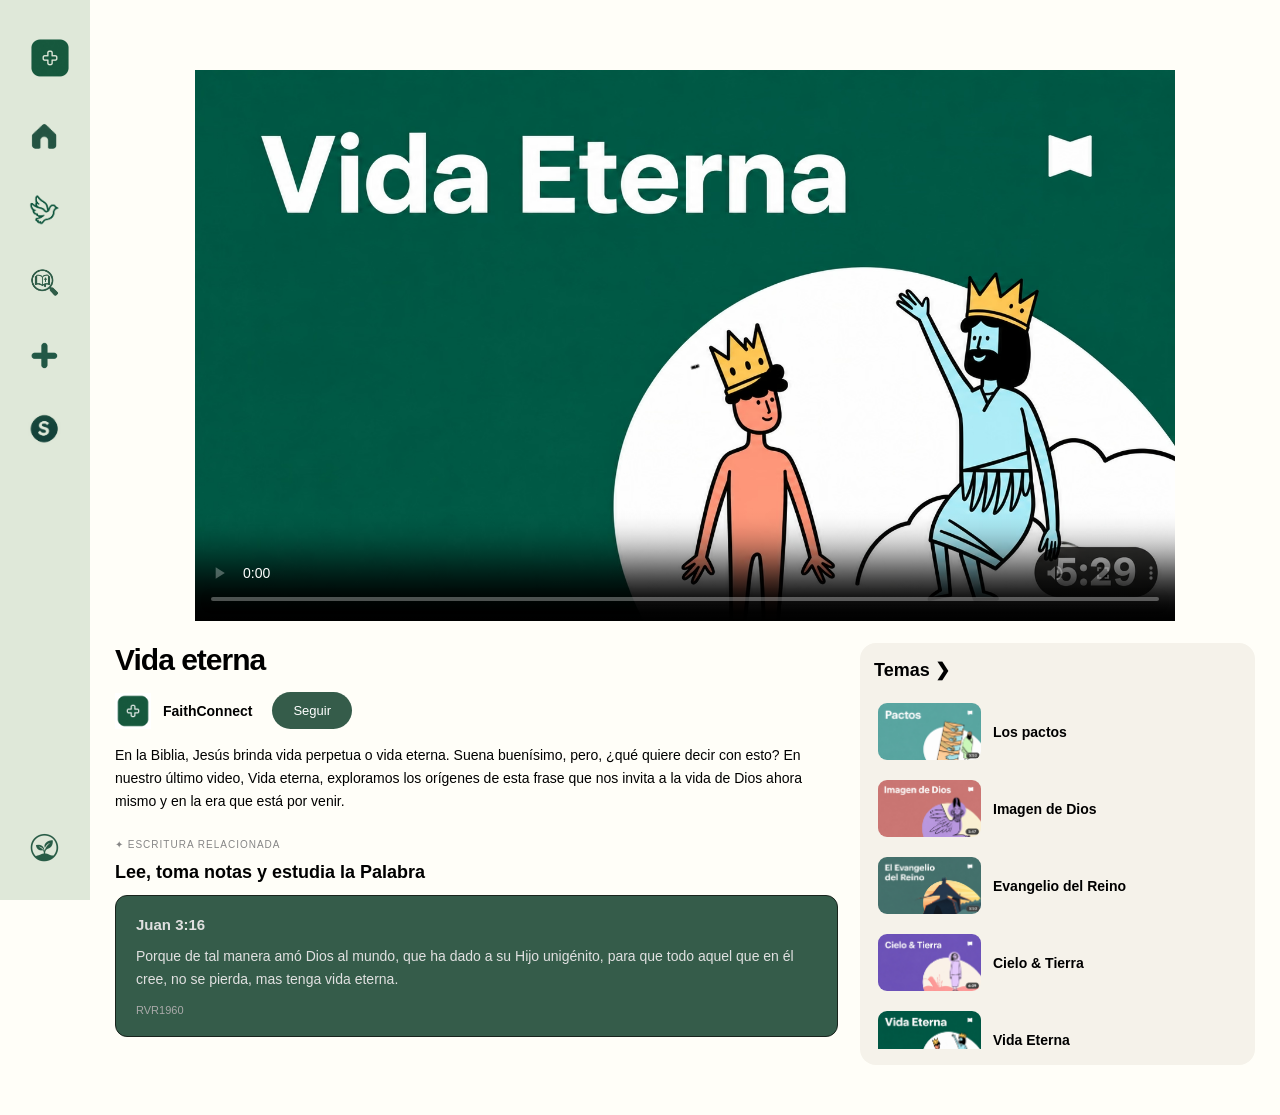
<file: páginas/versículos.html>
<!DOCTYPE html>
<html lang="es">
<head>
    <meta charset="UTF-8">
    <meta name="viewport" content="width=device-width, initial-scale=1.0">
    <title>Versículo del día | FaithConnect</title>
    <link rel="stylesheet" href="../activos/css/versículos.css">
</head>
<body>

    <!-- MENU LATERAL -->

    <aside class="menu">
        <nav>
            <ul>
                <li class="logo">
                    <a href="../páginas/videos.html">
                        <img src="../activos/img/logo.png" alt="Logo">
                        <span>FaithConnect</span>
                    </a>
                </li>

                <li>
                    <a href="../index.html#inicio">
                        <img src="../activos/img/inicio.png" alt="Inicio">
                        <span>Inicio</span>
                    </a>
                </li>

                <li>
                    <a href="../index.html#publicaciones">
                        <img src="../activos/img/publicaciones.png" alt="Publicaciones">
                        <span>Publicaciones</span>
                    </a>
                </li>

                <li>
                    <a href="../páginas/versículos.html">
                        <img src="../activos/img/versículo-día.png" alt="Publicaciones">
                        <span>Versículo del día</span>
                    </a>
                </li>

                <li>
                    <a href="../páginas/crear.html">
                        <img src="../activos/img/crear.png" alt="Crear">
                        <span>Crear publicación</span>
                    </a>
                </li>

                <li>
                    <a href="../páginas/perfil.html">
                        <img src="../activos/img/perfil.png" alt="Perfil">
                        <span>Perfil</span>
                    </a>
                </li>
            </ul>

            <div class="menu-abajo">
                <a href="../páginas/acerca.html">
                    <img src="../activos/img/acerca-de.png" alt="Acerca de">
                    <span>Acerca de FaithConnect</span>
                </a>
            </div>
        </nav>
    </aside>

    <!-- CONTENIDO PRINCIPAL -->

    <div class="contenido">

        <!-- VIDEO -->

        <main class="principal">

            <section class="reproductor">

                <video controls poster="../activos/img/vida-eterna.avif"><source src="../activos/videos/Video-día.mp4" type="video/mp4"></video>

            </section>


            <!-- INFORMACION INFERIOR -->

            <div class="zona-inferior">


                <!-- INFORMACION DEL VIDEO -->

                <section class="informacion-video">

                    <h1>Vida eterna</h1>

                    <!-- CANAL -->

                    <div class="fila-canal">

                        <div class="canal">

                            <img src="../activos/img/logo.png" alt="FaithConnect">

                            <strong>FaithConnect</strong>

                            <a href="../páginas/videos.html">
                                <button class="seguir">Seguir</button>
                            </a>
                        </div>

                    </div>


                    <!-- DESCRIPCION -->

                    <p class="descripcion">
                        En la Biblia, Jesús brinda vida perpetua
                        o vida eterna. Suena buenísimo, pero,
                        ¿qué quiere decir con esto?

                        En nuestro último video, Vida eterna,
                        exploramos los orígenes de esta frase
                        que nos invita a la vida de Dios ahora
                        mismo y en la era que está por venir.
                    </p>


                    <!-- ESCRITURA RELACIONADA -->

                    <div class="escritura">

                        <span> ✦ ESCRITURA RELACIONADA</span>

                        <h3>
                            Lee, toma notas y estudia la Palabra
                        </h3>

                        <div class="versiculo">

                            <h4>Juan 3:16</h4>

                            <p>
                                Porque de tal manera amó Dios al
                                mundo, que ha dado a su Hijo
                                unigénito, para que todo aquel
                                que en él cree, no se pierda,
                                mas tenga vida eterna.
                            </p>

                            <small>RVR1960</small>

                        </div>

                    </div>

                </section>

                <!-- TEMAS DERECHA -->

                <aside class="temas">

                    <div class="temas-header">

                        <h2>Temas ❯</h2>

                    </div>


                    <div class="lista-temas">


                        <!-- TEMA 1 -->

                        <a href="../páginas/video-pactos.html" class="tema">

                            <img
                                src="../activos/img/pactos.avif"
                                alt="Los pactos"
                            >

                            <p>Los pactos</p>

                        </a>


                        <!-- TEMA 2 -->

                        <a href="#" class="tema">

                            <img
                                src="../activos/img/imagen-de-dios.avif"
                                alt="Imagen de Dios"
                            >

                            <p>Imagen de Dios</p>

                        </a>


                        <!-- TEMA 3 -->

                        <a href="#" class="tema">

                            <img
                                src="../activos/img/evangelio-del-reino.avif"
                                alt="Evangelio del Reino"
                            >

                            <p>Evangelio del Reino</p>

                        </a>


                        <!-- TEMA 4 -->

                        <a href="#" class="tema">

                            <img
                                src="../activos/img/cielo-y-tierra.avif"
                                alt="Cielo & Tierr"
                            >

                            <p>Cielo & Tierra</p>

                        </a>


                        <!-- TEMA 5 -->

                        <a href="#" class="tema">

                            <img
                                src="../activos/img/vida-eterna.avif"
                                alt="Vida Eterna"
                            >

                            <p>Vida Eterna</p>

                        </a>


                        <!-- TEMA 6 -->

                        <a href="#" class="tema">

                            <img
                                src="../activos/img/compasion.avif"
                                alt="Compasión"
                            >

                            <p>Compasión</p>

                        </a>
                        

                        <!-- TEMA 7 -->

                        <a href="#" class="tema">

                            <img
                                src="../activos/img/gracia.avif"
                                alt="Gracia"
                            >

                            <p>Gracia</p>

                        </a>
                        

                        <!-- TEMA 8 -->

                        <a href="#" class="tema">

                            <img
                                src="../activos/img/lento-para-la-ira.avif"
                                alt="Lento para la Ira"
                            >

                            <p>Lento para la Ira</p>

                        </a>
                        

                        <!-- TEMA 9 -->

                        <a href="#" class="tema">

                            <img
                                src="../activos/img/amor-leal.avif"
                                alt="Amor Leal"
                            >

                            <p>Amor Leal</p>

                        </a>
                        

                        <!-- TEMA 10 -->

                        <a href="#" class="tema">

                            <img
                                src="../activos/img/fidelidad.avif"
                                alt="Fidelidad"
                            >

                            <p>Fidelidad</p>

                        </a>

                    </div>

                </aside>

            </div>

        </main>

    </div>

</body>

</html>
</file>
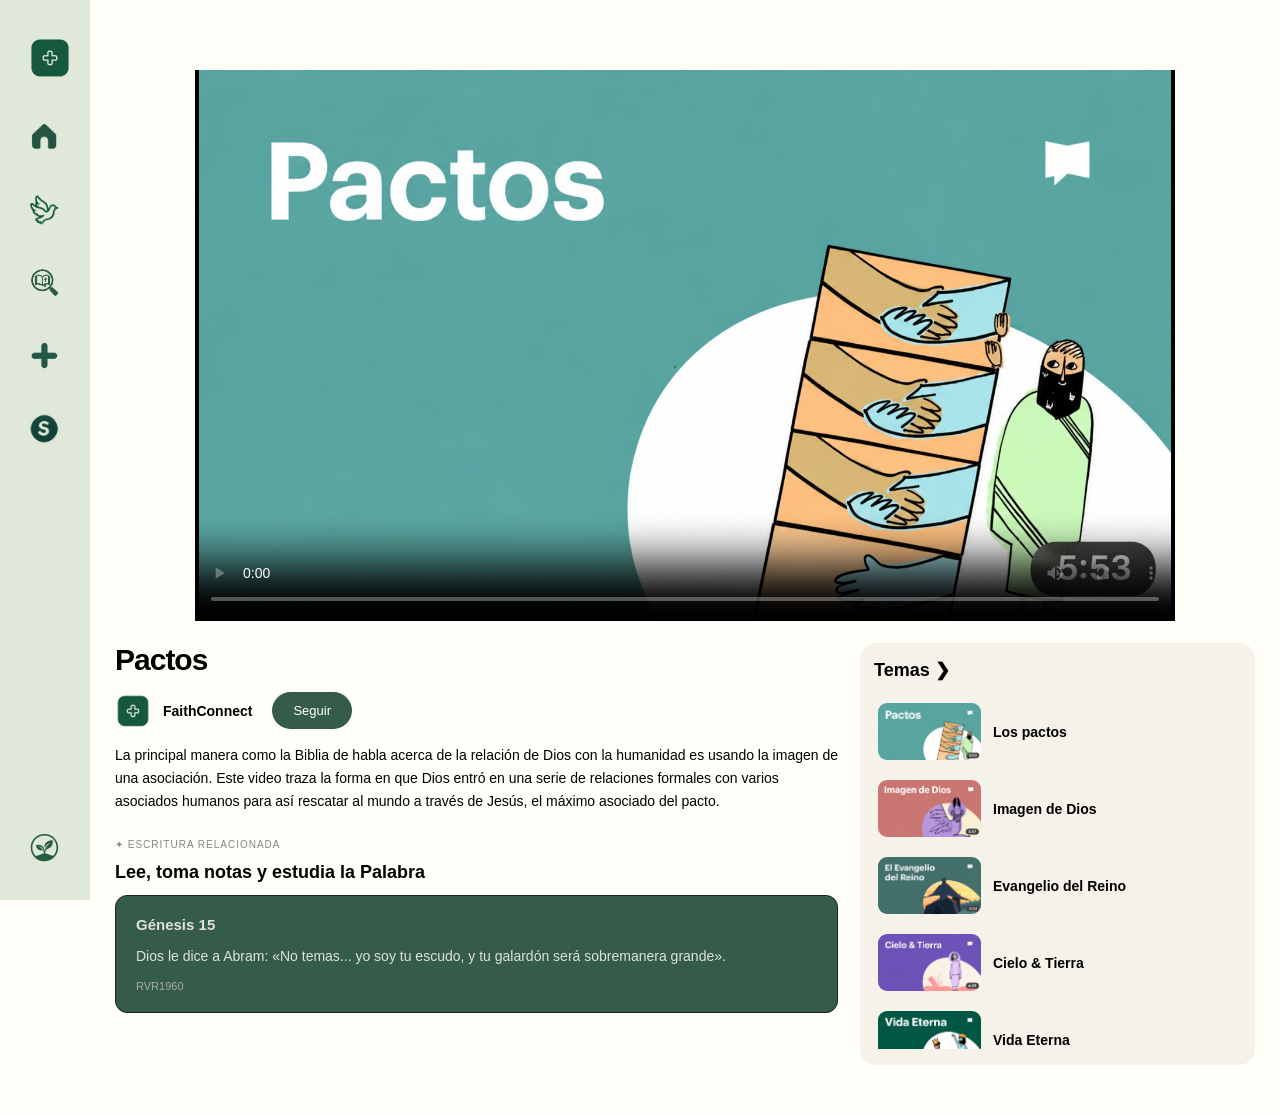
<file: páginas/video-pactos.html>
<!DOCTYPE html>
<html lang="es">
<head>
    <meta charset="UTF-8">
    <meta name="viewport" content="width=device-width, initial-scale=1.0">
    <title>Versículo del día | FaithConnect</title>
    <link rel="stylesheet" href="../activos/css/versículos.css">
</head>
<body>

    <!-- MENU LATERAL -->

    <aside class="menu">
        <nav>
            <ul>
                <li class="logo">
                    <a href="../páginas/videos.html">
                        <img src="../activos/img/logo.png" alt="Logo">
                        <span>FaithConnect</span>
                    </a>
                </li>

                <li>
                    <a href="../index.html#inicio">
                        <img src="../activos/img/inicio.png" alt="Inicio">
                        <span>Inicio</span>
                    </a>
                </li>

                <li>
                    <a href="../index.html#publicaciones">
                        <img src="../activos/img/publicaciones.png" alt="Publicaciones">
                        <span>Publicaciones</span>
                    </a>
                </li>

                <li>
                    <a href="../páginas/versículos.html">
                        <img src="../activos/img/versículo-día.png" alt="Publicaciones">
                        <span>Versículo del día</span>
                    </a>
                </li>

                <li>
                    <a href="../páginas/crear.html">
                        <img src="../activos/img/crear.png" alt="Crear">
                        <span>Crear publicación</span>
                    </a>
                </li>

                <li>
                    <a href="../páginas/perfil.html">
                        <img src="../activos/img/perfil.png" alt="Perfil">
                        <span>Perfil</span>
                    </a>
                </li>
            </ul>

            <div class="menu-abajo">
                <a href="../páginas/acerca.html">
                    <img src="../activos/img/acerca-de.png" alt="Acerca de">
                    <span>Acerca de FaithConnect</span>
                </a>
            </div>
        </nav>
    </aside>

    <!-- CONTENIDO PRINCIPAL -->

    <div class="contenido">

        <!-- VIDEO -->

        <main class="principal">

            <section class="reproductor">

                <video controls poster="../activos/img/pactos.avif"><source src="../activos/videos/Video-pacto.mp4" type="video/mp4"></video>

            </section>


            <!-- INFORMACION INFERIOR -->

            <div class="zona-inferior">


                <!-- INFORMACION DEL VIDEO -->

                <section class="informacion-video">

                    <h1>Pactos</h1>

                    <!-- CANAL -->

                    <div class="fila-canal">

                        <div class="canal">

                            <img src="../activos/img/logo.png" alt="FaithConnect">

                            <strong>FaithConnect</strong>

                            <a href="../páginas/videos.html">
                                <button class="seguir">Seguir</button>
                            </a>
                        </div>

                    </div>


                    <!-- DESCRIPCION -->

                    <p class="descripcion">
                        La principal manera como la Biblia de habla acerca de la relación de Dios con la humanidad es usando la imagen de una asociación. 
                        Este video traza la forma en que Dios entró en una serie de relaciones formales con varios asociados humanos para así rescatar al 
                        mundo a través de Jesús, el máximo asociado del pacto.
                    </p>


                    <!-- ESCRITURA RELACIONADA -->

                    <div class="escritura">

                        <span> ✦ ESCRITURA RELACIONADA</span>

                        <h3>
                            Lee, toma notas y estudia la Palabra
                        </h3>

                        <div class="versiculo">

                            <h4>Génesis 15</h4>

                            <p>
                                Dios le dice a Abram: «No temas... yo soy tu escudo, y tu galardón será sobremanera grande».
                            </p>

                            <small>RVR1960</small>

                        </div>

                    </div>

                </section>

                <!-- TEMAS DERECHA -->

                <aside class="temas">

                    <div class="temas-header">

                        <h2>Temas ❯</h2>

                    </div>


                    <div class="lista-temas">


                        <!-- TEMA 1 -->

                        <a href="#" class="tema">

                            <img
                                src="../activos/img/pactos.avif"
                                alt="Los pactos"
                            >

                            <p>Los pactos</p>

                        </a>


                        <!-- TEMA 2 -->

                        <a href="#" class="tema">

                            <img
                                src="../activos/img/imagen-de-dios.avif"
                                alt="Imagen de Dios"
                            >

                            <p>Imagen de Dios</p>

                        </a>


                        <!-- TEMA 3 -->

                        <a href="#" class="tema">

                            <img
                                src="../activos/img/evangelio-del-reino.avif"
                                alt="Evangelio del Reino"
                            >

                            <p>Evangelio del Reino</p>

                        </a>


                        <!-- TEMA 4 -->

                        <a href="#" class="tema">

                            <img
                                src="../activos/img/cielo-y-tierra.avif"
                                alt="Cielo & Tierr"
                            >

                            <p>Cielo & Tierra</p>

                        </a>


                        <!-- TEMA 5 -->

                        <a href="../páginas/versículos.html" class="tema">

                            <img
                                src="../activos/img/vida-eterna.avif"
                                alt="Vida Eterna"
                            >

                            <p>Vida Eterna</p>

                        </a>


                        <!-- TEMA 6 -->

                        <a href="#" class="tema">

                            <img
                                src="../activos/img/compasion.avif"
                                alt="Compasión"
                            >

                            <p>Compasión</p>

                        </a>
                        

                        <!-- TEMA 7 -->

                        <a href="#" class="tema">

                            <img
                                src="../activos/img/gracia.avif"
                                alt="Gracia"
                            >

                            <p>Gracia</p>

                        </a>
                        

                        <!-- TEMA 8 -->

                        <a href="#" class="tema">

                            <img
                                src="../activos/img/lento-para-la-ira.avif"
                                alt="Lento para la Ira"
                            >

                            <p>Lento para la Ira</p>

                        </a>
                        

                        <!-- TEMA 9 -->

                        <a href="#" class="tema">

                            <img
                                src="../activos/img/amor-leal.avif"
                                alt="Amor Leal"
                            >

                            <p>Amor Leal</p>

                        </a>
                        

                        <!-- TEMA 10 -->

                        <a href="#" class="tema">

                            <img
                                src="../activos/img/fidelidad.avif"
                                alt="Fidelidad"
                            >

                            <p>Fidelidad</p>

                        </a>

                    </div>

                </aside>

            </div>

        </main>

    </div>

</body>

</html>
</file>
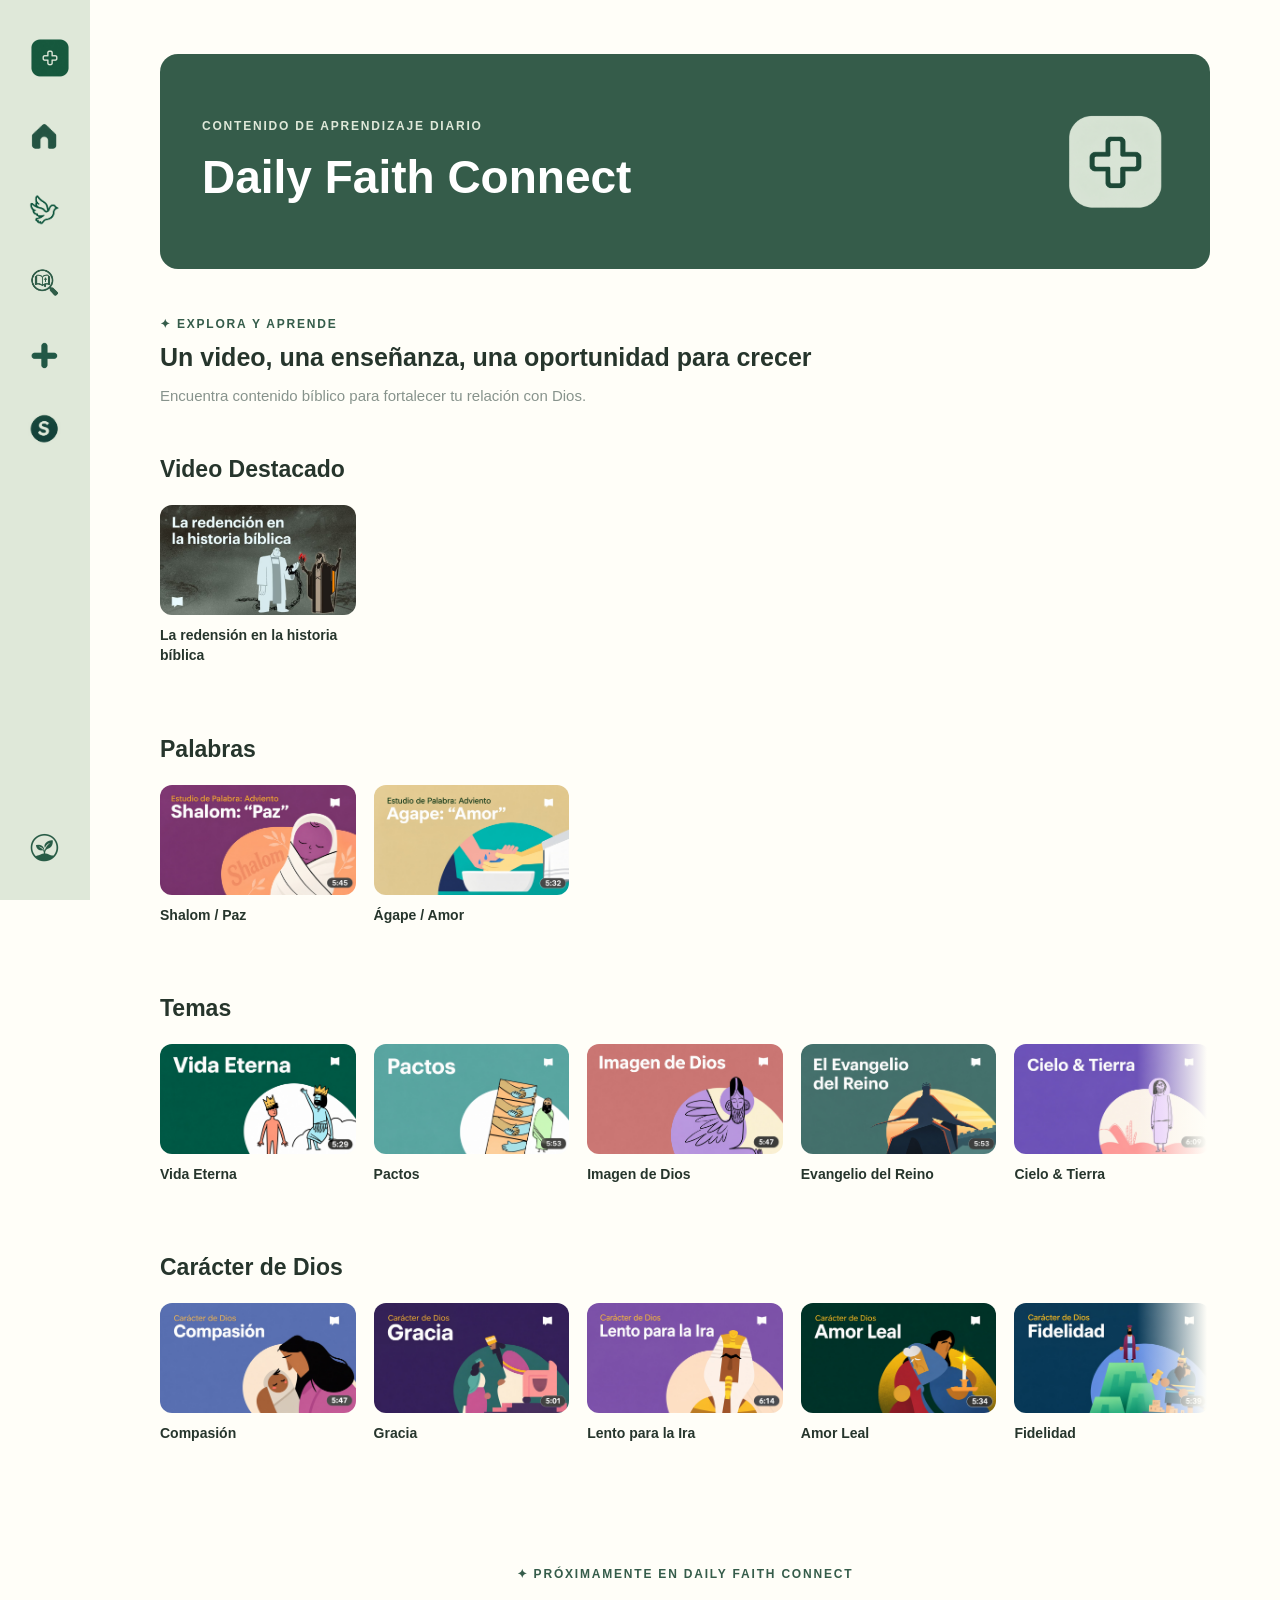
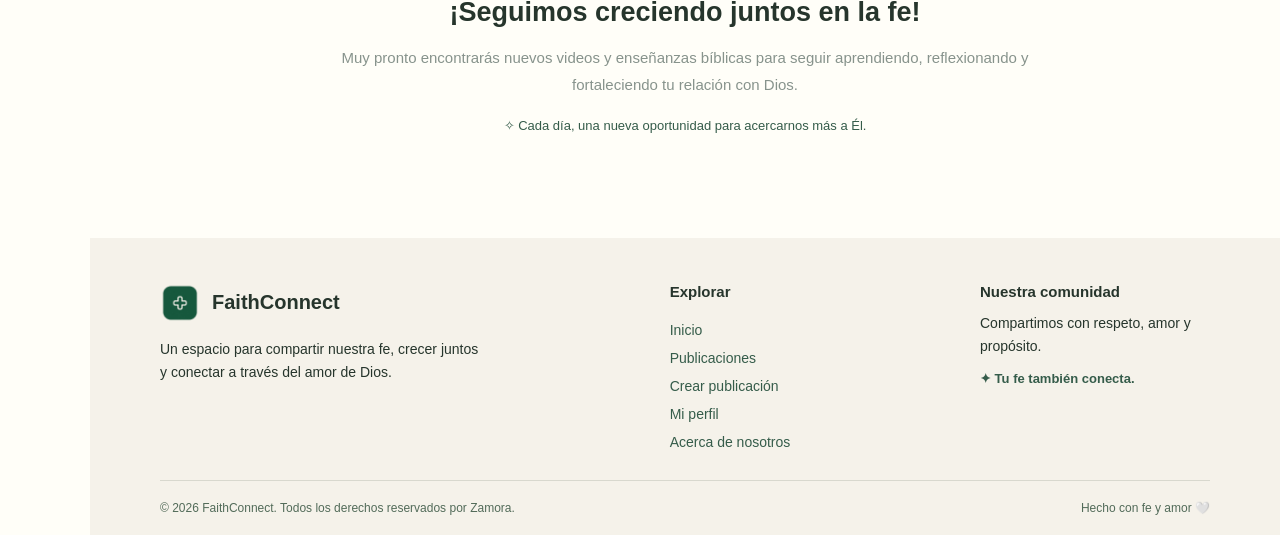
<file: páginas/videos.html>
<!DOCTYPE html>
<html lang="es">

<head>
    <meta charset="UTF-8">
    <meta name="viewport" content="width=device-width, initial-scale=1.0">
    <title>Daily Faith Connect | FaithConnect</title>
    <link rel="stylesheet" href="../activos/css/videos.css">
</head>

<body>

    <!-- MENU LATERAL -->

    <aside class="menu">
        <nav>
            <ul>
                <li class="logo">
                    <a href="../páginas/videos.html">
                        <img src="../activos/img/logo.png" alt="Logo">
                        <span>FaithConnect</span>
                    </a>
                </li>

                <li>
                    <a href="../index.html#inicio">
                        <img src="../activos/img/inicio.png" alt="Inicio">
                        <span>Inicio</span>
                    </a>
                </li>

                <li>
                    <a href="../index.html#publicaciones">
                        <img src="../activos/img/publicaciones.png" alt="Publicaciones">
                        <span>Publicaciones</span>
                    </a>
                </li>

                <li>
                    <a href="../páginas/versículos.html">
                        <img src="../activos/img/versículo-día.png" alt="Versículo">
                        <span>Versículo del día</span>
                    </a>
                </li>

                <li>
                    <a href="../páginas/crear.html">
                        <img src="../activos/img/crear.png" alt="Crear">
                        <span>Crear publicación</span>
                    </a>
                </li>

                <li>
                    <a href="../páginas/perfil.html">
                        <img src="../activos/img/perfil.png" alt="Perfil">
                        <span>Perfil</span>
                    </a>
                </li>
            </ul>

            <div class="menu-abajo">
                <a href="../páginas/acerca.html">
                    <img src="../activos/img/acerca-de.png" alt="Acerca de">
                    <span>Acerca de FaithConnect</span>
                </a>
            </div>
        </nav>
    </aside>


    <!-- CONTENIDO PRINCIPAL -->

    <main class="contenido">
        <div class="pagina">

            <!-- PRESENTACION -->

            <header class="portada">
                <div>
                    <p class="portada-etiqueta">
                        CONTENIDO DE APRENDIZAJE DIARIO
                    </p>

                    <h1>Daily Faith Connect</h1>
                </div>

                <img src="../activos/img/logo-blanco.png" alt="Logo de FaithConnect">
            </header>


            <!-- INVITACION -->

            <section class="invitacion">
                <p class="subtitulo">✦ EXPLORA Y APRENDE</p>

                <h2>Un video, una enseñanza, una oportunidad para crecer</h2>

                <p>
                    Encuentra contenido bíblico para fortalecer
                    tu relación con Dios.
                </p>
            </section>


            <!-- VIDEO DESTACADO -->

            <section class="seccion-videos" id="destacado">
                <h2>Video Destacado</h2>

                <div class="fila-con-degradado">
                    <div class="fila-videos">

                        <a class="video-tarjeta" href="#">
                            <div class="miniatura">
                                <img src="../activos/img/Redención.avif" alt="">
                            </div>

                            <h3>La redensión en la historia bíblica</h3>
                            
                        </a>

                    </div>
                </div>
            </section>


            <!-- PALABRAS -->

            <section class="seccion-videos" id="palabras">
                <h2>Palabras</h2>

                <div class="fila-con-degradado">
                    <div class="fila-videos">

                        <a class="video-tarjeta" href="#">
                            <div class="miniatura">
                                <img src="../activos/img/shalom-paz.avif" alt="Shalom">
                            </div>

                            <h3>Shalom / Paz</h3>

                        </a>

                        <a class="video-tarjeta" href="#">
                            <div class="miniatura">
                                <img src="../activos/img/agape-amor.avif" alt="Agape">
                            </div>

                            <h3>Ágape / Amor</h3>

                        </a>

                    </div>
                </div>
            </section>


            <!-- TEMAS -->

            <section class="seccion-videos" id="temas">
                <h2>Temas</h2>

                <div class="fila-con-degradado">
                    <div class="fila-videos">

                        <a class="video-tarjeta" href="../páginas/versículos.html">
                            <div class="miniatura">
                                <img src="../activos/img/vida-eterna.avif" alt="Vida Eterna">
                            </div>

                            <h3>Vida Eterna</h3>

                        </a>

                        <a class="video-tarjeta" href="../páginas/video-pactos.html">
                            <div class="miniatura">
                                <img src="../activos/img/pactos.avif" alt="Pactos">
                            </div>

                            <h3>Pactos</h3>

                        </a>

                        <a class="video-tarjeta" href="#">
                            <div class="miniatura">
                                <img src="../activos/img/imagen-de-dios.avif" alt="Imagen">
                            </div>

                            <h3>Imagen de Dios</h3>

                        </a>

                        <a class="video-tarjeta" href="#">
                            <div class="miniatura">
                                <img src="../activos/img/evangelio-del-reino.avif" alt="Evangelio">
                            </div>

                            <h3>Evangelio del Reino</h3>

                        </a>

                        <a class="video-tarjeta" href="#">
                            <div class="miniatura">
                                <img src="../activos/img/cielo-y-tierra.avif" alt="Cielo & Tierra">
                            </div>

                            <h3>Cielo & Tierra</h3>

                        </a>

                    </div>
                </div>
            </section>


            <!-- CARACTER DE DIOS -->

            <section class="seccion-videos" id="caracter">
                <h2>Carácter de Dios</h2>

                <div class="fila-con-degradado">
                    <div class="fila-videos">

                        <a class="video-tarjeta" href="#">
                            <div class="miniatura">
                                <img src="../activos/img/compasion.avif" alt="Compasión">
                            </div>

                            <h3>Compasión</h3>

                        </a>

                        <a class="video-tarjeta" href="#">
                            <div class="miniatura">
                                <img src="../activos/img/gracia.avif" alt="Gracia">
                            </div>

                            <h3>Gracia</h3>

                        </a>

                        <a class="video-tarjeta" href="#">
                            <div class="miniatura">
                                <img src="../activos/img/lento-para-la-ira.avif" alt="Lento para la Ira">
                            </div>

                            <h3>Lento para la Ira</h3>

                        </a>

                        <a class="video-tarjeta" href="#">
                            <div class="miniatura">
                                <img src="../activos/img/amor-leal.avif" alt="Amor Leal">
                            </div>

                            <h3>Amor Leal</h3>

                        </a>

                        <a class="video-tarjeta" href="#">
                            <div class="miniatura">
                                <img src="../activos/img/fidelidad.avif" alt="Fidelidad">
                            </div>

                            <h3>Fidelidad</h3>

                        </a>

                    </div>

                </div>

            </section>

            <!-- MENSAJE FINAL -->

            <section class="mensaje-final">
                <p class="subtitulo">
                    ✦ PRÓXIMAMENTE EN DAILY FAITH CONNECT
                </p>

                <h2>¡Seguimos creciendo juntos en la fe!</h2>

                <p>
                    Muy pronto encontrarás nuevos videos y enseñanzas
                    bíblicas para seguir aprendiendo, reflexionando
                    y fortaleciendo tu relación con Dios.
                </p>

                <span>
                    ✧ Cada día, una nueva oportunidad para acercarnos más a Él.
                </span>
            </section>

        </div>

    </main>


    <!-- FOOTER -->

    <footer class="footer">

        <div class="footer-contenido">

            <div class="footer-info">
                <div class="footer-logo">
                    <img src="../activos/img/logo.png" alt="FaithConnect">
                    <h3>FaithConnect</h3>
                </div>

                <p>
                    Un espacio para compartir nuestra fe,
                    crecer juntos y conectar a través
                    del amor de Dios.
                </p>
            </div>

            <div class="footer-enlaces">
                <h4>Explorar</h4>

                <a href="../index.html">Inicio</a>
                <a href="../index.html#publicaciones">Publicaciones</a>
                <a href="../páginas/crear.html">Crear publicación</a>
                <a href="../páginas/perfil.html">Mi perfil</a>
                <a href="../páginas/acerca.html">Acerca de nosotros</a>
            </div>

            <div class="footer-comunidad">

                <h4>Nuestra comunidad</h4>

                <p>
                    Compartimos con respeto, amor
                    y propósito.
                </p>

                <span>✦ Tu fe también conecta.</span>

            </div>

        </div>

        <div class="footer-abajo">
            <p>© 2026 FaithConnect. Todos los derechos reservados por Zamora.</p>

            <p>Hecho con fe y amor 🤍</p>

        </div>

    </footer>

</body>
</html>
</file>
<file: activos/css/styles.css>
* {
    box-sizing: border-box;
}

body {
    margin: 0;
    background-color: #fffef8;
    font-family: sans-serif;
    color: black;
}

button {
    cursor: pointer;
}


/* MENU LATERAL */

.menu {
    position: fixed;
    top: 0;
    left: 0;
    width: 90px;
    height: 100vh;
    background-color: #DFE8D9;
    padding: 24px 16px;
    overflow: hidden;
    transition: width 0.3s;
    z-index: 10;
}

.menu:hover {
    width: 257px;
}

.menu nav {
    display: flex;
    flex-direction: column;
    justify-content: space-between;
    height: 100%;
}

.menu ul {
    display: flex;
    flex-direction: column;
    gap: 16px;
    list-style: none;
    padding: 0;
    margin: 0;
}

.menu a {
    display: flex;
    align-items: center;
    gap: 16px;
    padding: 12px;
    text-decoration: none;
    color: black;
    white-space: nowrap;
    border-radius: 8px;
}

.menu a:hover {
    background-color: #ccd9c7;
}

.menu img {
    width: 33px;
    height: 33px;
    object-fit: contain;
    flex-shrink: 0;
}

.menu .logo img {
    width: 44px;
    height: 44px;
}

.menu span {
    opacity: 0;
    transition: opacity 0.3s;
}

.menu:hover span {
    opacity: 1;
}

.menu-abajo {
    font-size: 14px;
}


/* CONTENIDO */

.contenido {
    display: flex;
    flex-direction: column;
    align-items: center;
    gap: 25px;
    margin-left: 90px;
    padding: 25px;
    min-width: 0;
}


/* HISTORIAS */

.historias {
    width: 100%;
    max-width: 650px;
}

.historias ul {
    display: flex;
    gap: 16px;
    list-style: none;
    padding: 15px 0;
    margin: 0;
    overflow-x: auto;
    scrollbar-width: none;
}

.historias ul::-webkit-scrollbar {
    display: none;
}

.historias li {
    flex-shrink: 0;
    width: 95px;
}

.historias a {
    display: flex;
    flex-direction: column;
    align-items: center;
    gap: 10px;
    text-decoration: none;
    color: black;
    transition: transform 0.3s ease-in-out;
}

.historias a:hover {
    transform: scale(1.1);
}


.circulo {
    display: flex;
    justify-content: center;
    align-items: center;
    width: 95px;
    height: 95px;
    border-radius: 50%;
    background: conic-gradient(
        #26352C,
        #355C44,
        #FFFFFF,
        #355C44,
        #26352C
    );
}

.circulo img {
    width: 86px;
    height: 86px;
    border-radius: 50%;
    object-fit: cover;
    border: 4px solid #26352C;
}

.historias span {
    width: 95px;
    font-size: 12px;
    text-align: center;
    overflow: hidden;
    text-overflow: ellipsis;
    white-space: nowrap;
}


/* INICIO */

main {
    width: 100%;
    max-width: 700px;
    padding: 15px;
}

.subtitulo {
    font-size: 12px;
    color: #355C4A;
}

main h1 {
    margin-bottom: 10px;
}

.descripcion {
    font-size: 17px;
    color: #a3a5a4;
}


/* VERSICULO */

.versiculo {
    display: flex;
    flex-direction: column;
    align-items: flex-start;
    width: 100%;
    max-width: 700px;
    background-color: #355C4A;
    color: #F5F2EA;
    padding: 30px 50px;
    border-radius: 20px;
}

.versiculo > p:first-child {
    letter-spacing: 2px;
}

.versiculo h2 {
    line-height: 1.5;
}

.cita {
    font-size: 15px;
    margin-bottom: 35px;
}

.reflexionar {
    padding: 13px;
    border: 1px solid white;
    border-radius: 6px;
    background-color: #355C4A;
    color: white;
    font-size: 18px;
}

.reflexionar:hover {
    background-color: #26352C;
}

.reflexionar a {
    text-decoration: none;
    color: white;
}


/* CREAR PUBLICACION */

.comunidad {
    width: 100%;
    max-width: 700px;
    padding: 25px;
    background-color: white;
    border: 2px solid #eeeeee;
    border-radius: 8px;
}

.comunidad h3 {
    margin-top: 0;
    font-size: 20px;
}

.campos {
    display: flex;
    gap: 15px;
    width: 100%;
}

.categoria {
    display: flex;
    flex-direction: column;
    gap: 10px;
    width: 35%;
}

.mensaje {
    display: flex;
    flex-direction: column;
    gap: 10px;
    width: 65%;
}

.campos label {
    color: #355C4A;
    font-size: 14px;
    font-weight: bold;
}

.categoria select {
    width: 100%;
    padding: 12px;
    border: 2px solid #eeeeee;
    border-radius: 8px;
    background-color: white;
    color: #355C4A;
    font-size: 15px;
}

.mensaje textarea {
    width: 100%;
    height: 90px;
    padding: 12px;
    border: 2px solid #eeeeee;
    border-radius: 8px;
    font-family: sans-serif;
    font-size: 15px;
    resize: vertical;
}

.categoria select:focus,
.mensaje textarea:focus {
    outline: none;
    border-color: #355C4A;
}

.publicar {
    display: flex;
    justify-content: space-between;
    align-items: center;
    gap: 15px;
    margin-top: 15px;
}

.publicar p {
    color: #a3a5a4;
    font-size: 14px;
}

.publicar button {
    padding: 15px 25px;
    border: none;
    border-radius: 12px;
    background-color: #355C44;
    color: white;
    font-size: 17px;
    transition: cubic-bezier(0.075, 0.82, 0.165, 1);
}

.publicar button:hover {
   background-color: #26352C;
}


/* PUBLICACIONES */

.publicaciones {
    display: flex;
    flex-direction: column;
    gap: 25px;
    width: 100%;
    max-width: 700px;
}

.fila-post {
    display: flex;
    align-items: flex-start;
    justify-content: center;
    gap: 15px;
    width: 90%;
}

.post {
    display: flex;
    flex-direction: column;
    gap: 15px;
    width: 100%;
    max-width: 455px;
    min-width: 0;
    padding: 20px;
    border: 2px solid #eeeeee;
    border-radius: 12px;
    background-color: #fffef8;
}


/* FILTRO DE PUBLICACIONES */

.filtro-publicaciones {
    display: flex;
    align-items: center;
    flex-wrap: wrap;
    gap: 12px;
    margin-bottom: 25px;
    color: #355C4A;
    font-size: 14px;
    font-weight: 600;
}

.filtro-publicaciones select {
    padding: 7px 12px;
    border: 1px solid #DFE8D9;
    border-radius: 10px;
    background-color: #355C4A;
    color: white;
    font: inherit;
    cursor: pointer;
    transition: cubic-bezier(0.075, 0.82, 0.165, 1);
}

.filtro-publicaciones select:hover {
    background-color: #26352C;
}


/* USUARIO */

.usuario {
    display: flex;
    align-items: center;
    gap: 15px;
}

.foto-usuario {
    width: 44px;
    height: 44px;
    border-radius: 50%;
    object-fit: cover;
}

.usuario h4 {
    display: flex;
    align-items: center;
    gap: 5px;
    font-size: 14px;
    margin: 0;
}

.verificado {
    width: 16px;
    height: 16px;
    object-fit: contain;
}


/* VIDEO E IMAGEN */

.video,
.imagen-post {
    display: block;
    width: 100%;
    height: 700px;
    object-fit: cover;
    border-radius: 10px;
}

.acciones {
    display: flex;
    align-items: center;
    gap: 15px;
}

.acciones p {
    margin-top: 22px;
    margin-left: -26px;
    gap: 15px;
}

.acciones img {
    width: 36px;
    height: 36px;
    object-fit: contain;
    cursor: pointer;
}

.acciones img:first-child {
    width: 49px;
}


/* INFORMACION DERECHA */

.info {
    display: flex;
    flex-direction: column;
    gap: 15px;
    width: 190px;
    flex-shrink: 0;
}

.info-ia,
.info-cuenta,
.info-logo {
    border: 2px solid #eeeeee;
    border-radius: 12px;
    background-color: #fffef8;
}

.info-ia,
.info-cuenta {
    padding: 15px;
}

.info h3 {
    color: #26352C;
    font-size: 17px;
    letter-spacing: 1px;
}

.info p {
    font-size: 14px;
    line-height: 1.5;
}

.info strong {
    color: #355C44;
}

.cruz {
    display: flex;
    align-items: center;
    justify-content: center;
    width: 80px;
    height: 70px;
    margin: 0 auto;
    background-color: #DFE8D9;
    border-radius: 20px;
    font-size: 30px;
}

.info-logo {
    overflow: hidden;
}

.info-logo img {
    display: block;
    width: 100%;
    height: auto;
}

.estrella {
    display: flex;
    align-items: center;
    gap: 7px;
    padding: 10px;
    background-color: #F5F2EA;
    border-radius: 20px;
    color: #26352C;
}

.estrella strong {
    font-size: 30px;
}

.estrella span {
    font-size: 15px;
    font-weight: bold;
    letter-spacing: 1px;
}


/* PUBLICACION DE TEXTO */

.post-texto {
    max-width: 700px;
}

.etiqueta {
    align-self: flex-start;
    padding: 5px 12px;
    background-color: #DFE8D9;
    color: #355C44;
    border-radius: 20px;
    font-size: 12px;
    font-weight: bold;
}

.etiqueta-publicacion1y3 {
    align-self: flex-start;
    padding: 15px 18px;
    background-color: #DFE8D9;
    color: #355C44;
    border-radius: 20px;
    font-size: 12px;
    font-weight: bold;
}

.texto {
    font-size: 15px;
    line-height: 1.6;
}

.texto p {
    margin: 0 0 12px 0;
}

.texto strong {
    color: #355C44;
}


/* COMENTARIO */

.comentario {
    font-size: 15px;
    margin: 0;
}


/* ORGANIZAR CONTADOR Y BUSCADOR */

.herramientas-publicaciones {
    display: flex;
    align-items: center;
    justify-content: space-between;
    gap: 12px;
    flex-wrap: wrap;
    margin-bottom: 20px;
    border: solid #eeeeee 1px;
    border-radius: 5px;
    background-color: #F5F2EA;
    padding: 10px;
}

.herramientas-publicaciones h4 {
    color: #26352C;
}

.herramientas-publicaciones p {
    font-family: Arial, Helvetica, sans-serif;
    color: #355C44;
}

.herramientas-publicaciones  input {
    width: 100%;
    max-width: 520px;
    height: 50px;
    border-radius: 10px;
    border: solid #ddd 1px;
}


/* FOTO DE PERFIL EN PUBLICACIONES NUEVAS */

#nuevas-publicaciones .usuario {
    display: flex;
    align-items: center;
    gap: 12px;
}

#nuevas-publicaciones .foto-perfil {
    width: 45px;
    height: 45px;
    border-radius: 50%;
    object-fit: cover;
}

#nuevas-publicaciones .acciones strong {
    padding-left: -17px;
}

/* BOTÓN ELIMINAR PUBLICACIÓN */

#nuevas-publicaciones .boton-eliminar {
    margin-left: auto;
    padding: 8px 12px;
    border: none;
    border-radius: 8px;
    background-color: #DFE8D9;
    color: #355C4A;
    font: inherit;
    font-size: 12px;
    cursor: pointer;
}

#nuevas-publicaciones .boton-eliminar:hover {
    background-color: #355C4A;
    color: white;
}


/* BOTÓN ELIMINAR EN PUBLICACIONES ORIGINALES */

.publicaciones .boton-eliminar {
    margin-left: auto;
    padding: 8px 12px;
    border: none;
    border-radius: 8px;
    background-color: #DFE8D9;
    color: #355C4A;
    font: inherit;
    font-size: 12px;
    cursor: pointer;
}

.publicaciones .boton-eliminar:hover {
    background-color: #355C4A;
    color: white;
}

/* FOOTER */

.footer {
    display: flex;
    flex-direction: column;
    gap: 30px;
    margin-left: 90px;
    padding: 45px 50px 20px 50px;
    background-color: #F5F2EA;
    color: #26352C;
}


/* CONTENIDO DEL FOOTER */

.footer-contenido {
    display: flex;
    justify-content: space-between;
    align-items: flex-start;
    gap: 50px;
    width: 100%;
    max-width: 1050px;
    margin: 0 auto;
}


/* INFORMACION */

.footer-info {
    display: flex;
    flex-direction: column;
    gap: 15px;
    max-width: 320px;
}

.footer-logo {
    display: flex;
    align-items: center;
    gap: 12px;
}

.footer-logo img {
    width: 40px;
    height: 40px;
    object-fit: contain;
}

.footer-logo h3 {
    margin: 0;
    font-size: 20px;
}

.footer-info p {
    margin: 0;
    font-size: 14px;
    line-height: 1.7;
}


/* ENLACES */

.footer-enlaces {
    display: flex;
    flex-direction: column;
    gap: 12px;
}

.footer-enlaces h4 {
    margin: 0 0 10px 0;
    font-size: 15px;
}

.footer-enlaces a {
    color: #355C4A;
    text-decoration: none;
    font-size: 14px;
}

.footer-enlaces a:hover {
    text-decoration: underline;
}


/* COMUNIDAD */

.footer-comunidad {
    display: flex;
    flex-direction: column;
    gap: 12px;
    max-width: 230px;
}

.footer-comunidad h4 {
    margin: 0;
    font-size: 15px;
}

.footer-comunidad p {
    margin: 0;
    font-size: 14px;
    line-height: 1.7;
}

.footer-comunidad span {
    color: #355C4A;
    font-size: 13px;
    font-weight: bold;
}


/* PARTE INFERIOR */

.footer-abajo {
    display: flex;
    justify-content: space-between;
    align-items: center;
    gap: 15px;
    width: 100%;
    max-width: 1050px;
    margin: 0 auto;
    padding-top: 20px;
    border-top: 1px solid #b9cbb5;
}

.footer-abajo p {
    margin: 0;
    font-size: 12px;
    color: #526b59;
}


/* RESPONSIVE - TABLETS */

@media (max-width: 900px) {

    .contenido {
        padding: 25px 18px;
    }

    .fila-post {
        flex-wrap: wrap;
    }

    .info {
        width: 100%;
        max-width: 455px;
        flex-shrink: 1;
    }

    .post {
        max-width: 455px;
    }

    .video,
    .imagen-post {
        height: auto;
        max-height: 650px;
    }

    .footer {
        padding: 35px 25px 20px;
    }

    .footer-contenido {
        flex-wrap: wrap;
        gap: 30px;
    }
}


/* RESPONSIVE - CELULARES */

@media (max-width: 600px) {

    .menu {
        width: 65px;
        padding: 18px 8px;
    }

    .menu:hover {
        width: 65px;
    }

    .menu span {
        opacity: 0;
    }

    .menu a {
        gap: 10px;
        padding: 8px;
    }

    .menu img {
        width: 30px;
        height: 30px;
    }

    .menu .logo img {
        width: 36px;
        height: 36px;
    }

    .contenido {
        margin-left: 65px;
        padding: 20px 12px;
        gap: 22px;
    }

    .historias {
        max-width: 100%;
    }

    .historias ul {
        gap: 12px;
    }

    main h1 {
        font-size: 25px;
    }

    .versiculo {
        padding: 20px 15px;
    }

    .versiculo h2 {
        font-size: 18px;
        line-height: 1.5;
    }

    .comunidad {
        width: 100%;
        padding: 18px 12px;
    }

    .campos {
        flex-direction: column;
    }

    .categoria,
    .mensaje {
        width: 100%;
        min-width: 0;
    }

    .publicar {
        flex-wrap: wrap;
        gap: 12px;
    }

    .publicaciones,
    .fila-post {
        width: 100%;
    }

    .post {
        max-width: 100%;
        padding: 12px;
    }

    .video,
    .imagen-post {
        width: 100%;
        height: auto;
        max-height: 500px;
    }

    .info {
        max-width: 100%;
    }

    .usuario h4 {
        font-size: 12px;
        overflow-wrap: anywhere;
    }

    .filtro-publicaciones {
        flex-direction: column;
        align-items: flex-start;
    }

    .filtro-publicaciones select {
        width: 100%;
    }

    .footer {
        margin-left: 65px;
        padding: 30px 18px 20px;
    }

    .footer-contenido {
        flex-direction: column;
        gap: 25px;
    }

    .footer-abajo {
        flex-direction: column;
        align-items: flex-start;
        gap: 8px;
    }
}
</file>
<file: activos/css/acerca.css>
* {
    box-sizing: border-box;
}

html {
    scroll-behavior: smooth;
}

body {
    margin: 0;
    background-color: #fffef8;
    font-family: sans-serif;
    color: #26352C;
}

a {
    text-decoration: none;
}


/* MENU LATERAL */

.menu {
    position: fixed;
    top: 0;
    left: 0;
    width: 90px;
    height: 100vh;
    background-color: #DFE8D9;
    padding: 24px 16px;
    overflow: hidden;
    transition: width 0.3s;
    z-index: 10;
}

.menu:hover {
    width: 257px;
}

.menu nav {
    display: flex;
    flex-direction: column;
    justify-content: space-between;
    height: 100%;
}

.menu ul {
    display: flex;
    flex-direction: column;
    gap: 16px;
    list-style: none;
    padding: 0;
    margin: 0;
}

.menu a {
    display: flex;
    align-items: center;
    gap: 16px;
    padding: 12px;
    color: black;
    white-space: nowrap;
    border-radius: 8px;
}

.menu a:hover,
.menu .activo:hover {
    background-color: #ccd9c7;
}

.menu .activo {
    background-color: #d2dfcd;
}

.menu img {
    width: 33px;
    height: 33px;
    object-fit: contain;
    flex-shrink: 0;
}

.menu .logo img {
    width: 44px;
    height: 44px;
}

.menu span {
    opacity: 0;
    transition: opacity 0.3s;
}

.menu:hover span {
    opacity: 1;
}

.menu-abajo {
    font-size: 14px;
}


/* CONTENIDO */

.contenido {
    display: flex;
    flex-direction: column;
    align-items: center;
    gap: 35px;
    margin-left: 90px;
    padding: 45px 30px;
    min-width: 0;
}

.contenido > section,
.encabezado {
    width: 100%;
    max-width: 1050px;
}


/* ENCABEZADO */

.encabezado {
    margin-bottom: 5px;
}

.subtitulo {
    color: #355C4A;
    font-size: 12px;
    font-weight: bold;
    letter-spacing: 1.5px;
}

.encabezado h1 {
    margin: 15px 0;
    font-size: 32px;
}

.descripcion {
    max-width: 650px;
    color: #929995;
    font-size: 16px;
    line-height: 1.7;
}


/* PRESENTACION */

.presentacion {
    display: flex;
    align-items: center;
    gap: 30px;
    padding: 40px;
    background-color: #355C4A;
    border-radius: 16px;
    color: white;
}

.presentacion-texto {
    display: flex;
    flex-direction: column;
    align-items: flex-start;
    gap: 15px;
    width: 60%;
}

.presentacion-texto span {
    color: #DFE8D9;
    font-size: 12px;
    letter-spacing: 2px;
}

.presentacion-texto h2 {
    margin: 0;
    font-size: 30px;
    line-height: 1.3;
}

.presentacion-texto p {
    margin: 0;
    font-size: 15px;
    line-height: 1.8;
    color: #f0f4ed;
}

.boton {
    display: inline-block;
    padding: 13px 22px;
    background-color: #DFE8D9;
    color: #26352C;
    border-radius: 10px;
    font-size: 14px;
    font-weight: bold;
}

.boton:hover {
    background-color: #cbdcc6;
}


/* SIMBOLO */

.presentacion-img {
    display: flex;
    flex-direction: column;
    justify-content: center;
    align-items: center;
    gap: 15px;
    width: 40%;
    min-height: 270px;
    padding: 2px;
    background-color: #ffffff12;
    border: 1px solid #ffffff35;
    border-radius: 15px;
    text-align: center;
}

.presentacion-img img {
    border-radius: 15px;
    border: 1px solid #ffffff35;
    width: 100%;
    height: 100%;
    object-fit: cover;
}


/* TITULOS */

.titulo {
    margin-bottom: 25px;
}

.titulo h2 {
    margin: 10px 0;
    font-size: 26px;
}

.titulo > p:last-child {
    color: #929995;
    font-size: 15px;
    line-height: 1.6;
}


/* NOSOTROS */

.nosotros {
    display: flex;
    flex-direction: column;
    padding: 20px 0;
}

.tarjetas {
    display: flex;
    align-items: stretch;
    gap: 20px;
}

.tarjeta {
    display: flex;
    flex-direction: column;
    gap: 15px;
    flex: 1;
    min-width: 0;
    padding: 25px;
    background-color: white;
    border: 2px solid #eeeeee;
    border-radius: 14px;
}

.icono {
    display: flex;
    align-items: center;
    justify-content: center;
    width: 55px;
    height: 55px;
    background-color: #DFE8D9;
    border-radius: 15px;
    color: #355C4A;
    font-size: 28px;
}

.tarjeta h3 {
    margin: 0;
    font-size: 19px;
}

.tarjeta p {
    margin: 0;
    font-size: 14px;
    line-height: 1.8;
}


/* CREADOR */

.creador {
    display: flex;
    align-items: center;
    gap: 40px;
    padding: 35px;
    background-color: #F5F2EA;
    border-radius: 16px;
}

.creador-foto {
    width: 38%;
    flex-shrink: 0;
}

.creador-foto img {
    display: block;
    width: 100%;
    height: 430px;
    object-fit: cover;
    object-position: center;
    border-radius: 14px;
}

.creador-texto {
    display: flex;
    flex-direction: column;
    align-items: flex-start;
    gap: 15px;
    flex: 1;
    min-width: 0;
}

.creador-texto .subtitulo {
    margin: 0;
}

.creador-texto h2 {
    margin: 0;
    font-size: 28px;
}

.creador-texto h3 {
    margin: 0;
    font-size: 19px;
}

.creador-texto p {
    margin: 0;
    font-size: 14px;
    line-height: 1.8;
}

.creador-etiqueta {
    padding: 8px 13px;
    background-color: #DFE8D9;
    color: #355C4A;
    border-radius: 20px;
    font-size: 11px;
    font-weight: bold;
    letter-spacing: 1px;
}

.creador-frase {
    width: 100%;
    margin-top: 10px;
    padding: 18px;
    background-color: white;
    border-left: 4px solid #355C4A;
    border-radius: 8px;
    color: #355C4A;
    font-size: 14px;
    font-style: italic;
    line-height: 1.6;
}


/* COMUNIDAD */

.comunidad {
    padding: 20px 0;
}

.comunidad-lista {
    display: flex;
    flex-direction: column;
    gap: 15px;
}

.comunidad-item {
    display: flex;
    align-items: flex-start;
    gap: 20px;
    padding: 25px;
    background-color: white;
    border: 2px solid #eeeeee;
    border-radius: 12px;
}

.numero {
    display: flex;
    align-items: center;
    justify-content: center;
    width: 55px;
    height: 55px;
    flex-shrink: 0;
    background-color: #DFE8D9;
    border-radius: 12px;
    color: #355C4A;
    font-size: 19px;
    font-weight: bold;
}

.comunidad-item h3 {
    margin: 0 0 10px 0;
    font-size: 18px;
}

.comunidad-item p {
    margin: 0;
    font-size: 14px;
    line-height: 1.7;
}


/* VERSICULO */

.versiculo {
    padding: 45px;
    background-color: #355C4A;
    border-radius: 16px;
    color: white;
}

.versiculo span {
    color: #DFE8D9;
    font-size: 12px;
    letter-spacing: 2px;
}

.versiculo h2 {
    max-width: 800px;
    margin: 25px 0;
    font-size: 25px;
    line-height: 1.6;
}

.versiculo p {
    margin: 0;
    color: #DFE8D9;
    font-size: 14px;
}


/* MENSAJE FINAL */

.mensaje-final {
    display: flex;
    flex-direction: column;
    align-items: center;
    gap: 20px;
    padding: 40px;
    text-align: center;
}

.mensaje-final h2 {
    margin: 0;
    font-size: 27px;
}

.mensaje-final p {
    max-width: 550px;
    margin: 0;
    color: #929995;
    font-size: 15px;
    line-height: 1.7;
}

.mensaje-final .boton {
    background-color: #355C4A;
    color: white;
}

.mensaje-final .boton:hover {
    background-color: #26352C;
}


/* FOOTER */

.footer {
    display: flex;
    flex-direction: column;
    gap: 30px;
    margin-left: 90px;
    padding: 45px 50px 20px 50px;
    background-color: #F5F2EA;
    color: #26352C;
}

.footer-contenido {
    display: flex;
    justify-content: space-between;
    align-items: flex-start;
    gap: 50px;
    width: 100%;
    max-width: 1050px;
    margin: 0 auto;
}


/* INFORMACION DEL FOOTER */

.footer-info {
    display: flex;
    flex-direction: column;
    gap: 15px;
    max-width: 320px;
}

.footer-logo {
    display: flex;
    align-items: center;
    gap: 12px;
}

.footer-logo img {
    width: 40px;
    height: 40px;
    object-fit: contain;
}

.footer-logo h3 {
    margin: 0;
    font-size: 20px;
}

.footer-info p {
    margin: 0;
    font-size: 14px;
    line-height: 1.7;
}


/* ENLACES DEL FOOTER */

.footer-enlaces {
    display: flex;
    flex-direction: column;
    gap: 12px;
}

.footer-enlaces h4 {
    margin: 0 0 10px 0;
    font-size: 15px;
}

.footer-enlaces a {
    color: #355C4A;
    font-size: 14px;
}

.footer-enlaces a:hover {
    text-decoration: underline;
}


/* COMUNIDAD DEL FOOTER */

.footer-comunidad {
    display: flex;
    flex-direction: column;
    gap: 12px;
    max-width: 230px;
}

.footer-comunidad h4 {
    margin: 0;
    font-size: 15px;
}

.footer-comunidad p {
    margin: 0;
    font-size: 14px;
    line-height: 1.7;
}

.footer-comunidad span {
    color: #355C4A;
    font-size: 13px;
    font-weight: bold;
}


/* PARTE INFERIOR DEL FOOTER */

.footer-abajo {
    display: flex;
    justify-content: space-between;
    align-items: center;
    gap: 15px;
    width: 100%;
    max-width: 1050px;
    margin: 0 auto;
    padding-top: 20px;
    border-top: 1px solid #d8d8ce;
}

.footer-abajo p {
    margin: 0;
    color: #526b59;
    font-size: 12px;
}


/* RESPONSIVE - TABLETS */

@media (max-width: 900px) {

    .contenido {
        padding: 35px 22px;
        gap: 30px;
    }

    .presentacion {
        gap: 20px;
        padding: 28px;
    }

    .tarjetas {
        flex-wrap: wrap;
        gap: 18px;
    }

    .tarjeta {
        flex: 1 1 220px;
        min-width: 0;
    }

    .creador {
        gap: 25px;
        padding: 25px;
    }

    .creador-foto img {
        height: 350px;
    }

    .footer {
        padding: 35px 25px 20px;
    }

    .footer-contenido {
        flex-wrap: wrap;
        gap: 30px;
    }
}


/* RESPONSIVE - CELULARES */

@media (max-width: 600px) {

    .menu {
        width: 65px;
        padding: 18px 8px;
    }

    .menu:hover {
        width: 65px;
    }

    .menu span {
        opacity: 0;
    }

    .menu a {
        gap: 10px;
        padding: 8px;
    }

    .menu img {
        width: 30px;
        height: 30px;
    }

    .menu .logo img {
        width: 36px;
        height: 36px;
    }

    .contenido {
        margin-left: 65px;
        padding: 28px 14px;
        gap: 28px;
    }

    .encabezado h1 {
        font-size: 27px;
    }

    .presentacion {
        flex-direction: column;
        align-items: stretch;
        padding: 22px 16px;
    }

    .presentacion-texto,
    .presentacion-simbolo {
        width: 100%;
    }

    .presentacion-texto h2 {
        font-size: 23px;
    }

    .tarjetas {
        flex-direction: column;
    }

    .tarjeta {
        width: 100%;
        flex: 0 1 auto;
    }

    .creador {
        flex-direction: column;
        align-items: stretch;
        padding: 18px;
    }

    .creador-foto,
    .creador-texto {
        width: 100%;
    }

    .creador-foto img {
        height: auto;
        max-height: 350px;
    }

    .comunidad-item {
        gap: 12px;
    }

    .versiculo {
        padding: 25px 18px;
    }

    .versiculo h2 {
        font-size: 19px;
    }

    .mensaje-final {
        padding: 20px 10px;
    }

    .footer {
        margin-left: 65px;
        padding: 30px 18px 20px;
    }

    .footer-contenido {
        flex-direction: column;
        gap: 25px;
    }

    .footer-abajo {
        flex-direction: column;
        align-items: flex-start;
        gap: 8px;
    }
}
</file>
<file: activos/css/crear.css>
* {
    box-sizing: border-box;
}

body {
    margin: 0;
    background-color: #fffef8;
    font-family: sans-serif;
    color: #26352C;
}

button,
input,
select,
textarea {
    font-family: sans-serif;
}

button {
    cursor: pointer;
}


/* MENU LATERAL */

.menu {
    position: fixed;
    top: 0;
    left: 0;
    width: 90px;
    height: 100vh;
    background-color: #DFE8D9;
    padding: 24px 16px;
    overflow: hidden;
    transition: width 0.3s;
    z-index: 10;
}

.menu:hover {
    width: 257px;
}

.menu nav {
    display: flex;
    flex-direction: column;
    justify-content: space-between;
    height: 100%;
}

.menu ul {
    display: flex;
    flex-direction: column;
    gap: 16px;
    list-style: none;
    padding: 0;
    margin: 0;
}

.menu a {
    display: flex;
    align-items: center;
    gap: 16px;
    padding: 12px;
    text-decoration: none;
    color: black;
    white-space: nowrap;
    border-radius: 8px;
}

.menu a:hover,
.menu .activo:hover {
    background-color: #ccd9c7;
}

.menu .activo {
    background-color: #d2dfcd;
}

.menu img {
    width: 33px;
    height: 33px;
    object-fit: contain;
    flex-shrink: 0;
}

.menu .logo img {
    width: 44px;
    height: 44px;
}

.menu span {
    opacity: 0;
    transition: opacity 0.3s;
}

.menu:hover span {
    opacity: 1;
}

.menu-abajo {
    font-size: 14px;
}


/* CONTENIDO */

.contenido {
    display: flex;
    flex-direction: column;
    align-items: center;
    gap: 25px;
    margin-left: 90px;
    padding: 45px 30px;
    min-width: 0;
}


/* ENCABEZADO */

.encabezado {
    width: 100%;
    max-width: 1050px;
}

.subtitulo {
    font-size: 12px;
    font-weight: bold;
    letter-spacing: 1.5px;
    color: #355C4A;
}

.encabezado h1 {
    margin: 15px 0;
    font-size: 32px;
    color: #26352C;
}

.descripcion {
    color: #929995;
    font-size: 16px;
    line-height: 1.6;
}


/* FRASE */

.frase {
    width: 100%;
    max-width: 1050px;
    padding: 25px 35px;
    background-color: #355C4A;
    border-radius: 16px;
    color: #F5F2EA;
}

.frase span {
    font-size: 12px;
    letter-spacing: 2px;
}

.frase p {
    margin-bottom: 0;
    font-size: 19px;
    font-weight: bold;
    line-height: 1.5;
}


/* ZONA DE PUBLICACION */

.zona {
    display: flex;
    align-items: flex-start;
    gap: 25px;
    width: 100%;
    max-width: 1050px;
}


/* EDITOR */

.editor {
    width: 60%;
    min-width: 0;
    padding: 30px;
    background-color: white;
    border: 2px solid #eeeeee;
    border-radius: 14px;
}


/* TITULOS */

.titulo {
    display: flex;
    align-items: center;
    justify-content: space-between;
    gap: 15px;
    margin-bottom: 25px;
}

.titulo h2 {
    margin: 8px 0 0 0;
    font-size: 23px;
}

.titulo .subtitulo {
    margin: 0;
}

.paso {
    padding: 8px 12px;
    background-color: #DFE8D9;
    color: #355C4A;
    border-radius: 20px;
    font-size: 12px;
    font-weight: bold;
    white-space: nowrap;
}


/* USUARIO */

.usuario {
    display: flex;
    align-items: center;
    gap: 12px;
    margin-bottom: 25px;
}

.foto-usuario {
    display: flex;
    align-items: center;
    justify-content: center;
    width: 46px;
    height: 46px;
    background-color: #355C4A;
    border-radius: 50%;
    color: white;
    font-size: 22px;
    font-weight: bold;
    flex-shrink: 0;
}

.usuario h4 {
    margin: 0 0 5px 0;
    font-size: 14px;
}

.usuario p {
    margin: 0;
    color: #929995;
    font-size: 12px;
}


/* CAMPOS */

.campo {
    display: flex;
    flex-direction: column;
    gap: 10px;
    margin-bottom: 23px;
}

.campo label {
    font-size: 14px;
    font-weight: bold;
    color: #355C4A;
}

.campo input,
.campo select,
.campo textarea {
    width: 100%;
    padding: 14px;
    border: 2px solid #eeeeee;
    border-radius: 9px;
    background-color: white;
    color: #26352C;
    font-size: 14px;
    outline: none;
}

.campo input:focus,
.campo select:focus,
.campo textarea:focus {
    border-color: #355C4A;
}

.campo input::placeholder,
.campo textarea::placeholder {
    color: #a3a5a4;
}

.campo textarea {
    height: 190px;
    resize: vertical;
    line-height: 1.6;
}

.fila-label {
    display: flex;
    justify-content: space-between;
    align-items: center;
    gap: 10px;
}

#contador {
    color: #929995;
    font-size: 12px;
}


/* AGREGAR IMAGEN */

.subir {
    display: flex;
    flex-direction: column;
    align-items: center;
    justify-content: center;
    gap: 10px;
    min-height: 160px;
    padding: 20px;
    border: 2px dashed #ccd9c7;
    border-radius: 12px;
    background-color: #f8faf6;
    cursor: pointer;
    text-align: center;
}

.subir:hover {
    background-color: #eef3ea;
    border-color: #355C4A;
}

.icono-subir {
    display: flex;
    align-items: center;
    justify-content: center;
    width: 48px;
    height: 48px;
    background-color: #DFE8D9;
    border-radius: 14px;
    color: #355C4A;
    font-size: 30px;
    font-weight: normal;
}

.subir strong {
    font-size: 14px;
}

.subir small {
    color: #929995;
    font-size: 12px;
}

#nombre-imagen {
    margin: 0;
    font-size: 12px;
    color: #355C4A;
    overflow-wrap: anywhere;
}


/* BOTONES */

.botones {
    display: flex;
    justify-content: flex-end;
    gap: 12px;
    margin-top: 30px;
}

.botones button {
    padding: 14px 25px;
    border-radius: 10px;
    font-size: 15px;
}

#limpiar {
    background-color: white;
    color: #355C4A;
    border: 2px solid #DFE8D9;
}

#limpiar:hover {
    background-color: #f3f6f0;
}

#publicar {
    background-color: #355C4A;
    color: white;
    border: 2px solid #355C4A;
}

#publicar:hover {
    background-color: #26352C;
}

#aviso {
    margin-bottom: 0;
    font-size: 13px;
    color: #355C4A;
}


/* VISTA PREVIA */

.vista {
    display: flex;
    flex-direction: column;
    width: 40%;
    min-width: 0;
    padding: 25px;
    border: 2px solid #eeeeee;
    border-radius: 14px;
    background-color: white;
}

.ayuda {
    margin-top: -10px;
    margin-bottom: 25px;
    font-size: 13px;
    line-height: 1.6;
    color: #929995;
}


/* TARJETA DE PUBLICACION */

.post {
    display: flex;
    flex-direction: column;
    align-items: flex-start;
    gap: 15px;
    width: 100%;
    min-width: 0;
    padding: 20px;
    background-color: #fffef8;
    border: 2px solid #eeeeee;
    border-radius: 12px;
}

.post .usuario {
    margin-bottom: 5px;
}

.etiqueta {
    padding: 7px 13px;
    background-color: #DFE8D9;
    color: #355C4A;
    border-radius: 20px;
    font-size: 12px;
    font-weight: bold;
}

.post h3 {
    margin: 0;
    font-size: 18px;
    line-height: 1.5;
    overflow-wrap: anywhere;
}

#ver-mensaje {
    margin: 0;
    font-size: 14px;
    line-height: 1.7;
    white-space: pre-wrap;
    overflow-wrap: anywhere;
}

#ver-referencia {
    margin: 0;
    color: #355C4A;
    font-size: 13px;
    font-weight: bold;
    overflow-wrap: anywhere;
}

#ver-referencia:empty {
    display: none;
}

#ver-imagen {
    width: 100%;
    height: auto;
    max-height: 450px;
    border-radius: 10px;
    object-fit: contain;
}

#ver-imagen[hidden] {
    display: none;
}


/* ACCIONES */

.acciones {
    display: flex;
    align-items: center;
    gap: 15px;
    width: 100%;
    padding-top: 15px;
    border-top: 1px solid #eeeeee;
}

.acciones img {
    width: 30px;
    height: 30px;
    object-fit: contain;
}

.acciones img:first-child {
    width: 40px;
}


/* RECORDATORIO */

.recordatorio {
    width: 100%;
    margin-top: 25px;
    padding: 22px;
    background-color: #f1f5ee;
    border-radius: 12px;
}

.recordatorio span {
    color: #355C4A;
    font-size: 12px;
    font-weight: bold;
    letter-spacing: 1px;
}

.recordatorio p {
    font-size: 14px;
    line-height: 1.7;
}

.recordatorio strong {
    color: #355C4A;
    font-size: 13px;
}

/* FOOTER */

.footer {
    display: flex;
    flex-direction: column;
    gap: 30px;
    margin-left: 90px;
    padding: 45px 50px 20px 50px;
    background-color: #F5F2EA;
    color: #26352C;
}


/* CONTENIDO DEL FOOTER */

.footer-contenido {
    display: flex;
    justify-content: space-between;
    align-items: flex-start;
    gap: 50px;
    width: 100%;
    max-width: 1050px;
    margin: 0 auto;
}


/* INFORMACION */

.footer-info {
    display: flex;
    flex-direction: column;
    gap: 15px;
    max-width: 320px;
}

.footer-logo {
    display: flex;
    align-items: center;
    gap: 12px;
}

.footer-logo img {
    width: 40px;
    height: 40px;
    object-fit: contain;
}

.footer-logo h3 {
    margin: 0;
    font-size: 20px;
}

.footer-info p {
    margin: 0;
    font-size: 14px;
    line-height: 1.7;
}


/* ENLACES */

.footer-enlaces {
    display: flex;
    flex-direction: column;
    gap: 12px;
}

.footer-enlaces h4 {
    margin: 0 0 10px 0;
    font-size: 15px;
}

.footer-enlaces a {
    color: #355C4A;
    text-decoration: none;
    font-size: 14px;
}

.footer-enlaces a:hover {
    text-decoration: underline;
}


/* COMUNIDAD */

.footer-comunidad {
    display: flex;
    flex-direction: column;
    gap: 12px;
    max-width: 230px;
}

.footer-comunidad h4 {
    margin: 0;
    font-size: 15px;
}

.footer-comunidad p {
    margin: 0;
    font-size: 14px;
    line-height: 1.7;
}

.footer-comunidad span {
    color: #355C4A;
    font-size: 13px;
    font-weight: bold;
}


/* PARTE INFERIOR */

.footer-abajo {
    display: flex;
    justify-content: space-between;
    align-items: center;
    gap: 15px;
    width: 100%;
    max-width: 1050px;
    margin: 0 auto;
    padding-top: 20px;
    border-top: 1px solid #afc7aa;
}

.footer-abajo p {
    margin: 0;
    font-size: 12px;
    color: #526b59;
}


/* RESPONSIVE - TABLETS */

@media (max-width: 900px) {

    .contenido {
        padding: 35px 22px;
    }

    .zona {
        flex-direction: column;
        gap: 22px;
    }

    .editor,
    .vista {
        width: 100%;
        min-width: 0;
    }

    .footer {
        padding: 35px 25px 20px;
    }

    .footer-contenido {
        flex-wrap: wrap;
        gap: 30px;
    }
}


/* RESPONSIVE - CELULARES */

@media (max-width: 600px) {

    .menu {
        width: 65px;
        padding: 18px 8px;
    }

    .menu:hover {
        width: 65px;
    }

    .menu span {
        opacity: 0;
    }

    .menu a {
        gap: 10px;
        padding: 8px;
    }

    .menu img {
        width: 30px;
        height: 30px;
    }

    .menu .logo img {
        width: 36px;
        height: 36px;
    }

    .contenido {
        margin-left: 65px;
        padding: 28px 12px;
        gap: 22px;
    }

    .encabezado h1 {
        font-size: 26px;
    }

    .frase {
        padding: 20px 15px;
    }

    .zona {
        width: 100%;
    }

    .editor,
    .vista {
        width: 100%;
        padding: 16px 12px;
    }

    .titulo {
        flex-wrap: wrap;
        gap: 10px;
    }

    .titulo h2 {
        font-size: 20px;
    }

    .usuario {
        min-width: 0;
    }

    .usuario > div:last-child {
        min-width: 0;
        overflow-wrap: anywhere;
    }

    .campo input,
    .campo select,
    .campo textarea {
        width: 100%;
        max-width: 100%;
        min-width: 0;
    }

    .botones {
        flex-wrap: wrap;
        gap: 10px;
    }

    .botones button {
        flex: 1 1 110px;
    }

    .post {
        width: 100%;
        padding: 14px;
    }

    .post h3,
    #ver-mensaje {
        overflow-wrap: anywhere;
    }

    #ver-imagen {
        max-width: 100%;
        height: auto;
    }

    .footer {
        margin-left: 65px;
        padding: 30px 18px 20px;
    }

    .footer-contenido {
        flex-direction: column;
        gap: 25px;
    }

    .footer-abajo {
        flex-direction: column;
        align-items: flex-start;
        gap: 8px;
    }
}
</file>
<file: activos/css/perfil.css>
* {
    box-sizing: border-box;
}

body {
    margin: 0;
    background-color: #fffef8;
    font-family: sans-serif;
    color: #26352C;
}

a {
    text-decoration: none;
}


/* MENU LATERAL */

.menu {
    position: fixed;
    top: 0;
    left: 0;
    width: 90px;
    height: 100vh;
    background-color: #DFE8D9;
    padding: 24px 16px;
    overflow: hidden;
    transition: width 0.3s;
    z-index: 10;
}

.menu:hover {
    width: 257px;
}

.menu nav {
    display: flex;
    flex-direction: column;
    justify-content: space-between;
    height: 100%;
}

.menu ul {
    display: flex;
    flex-direction: column;
    gap: 16px;
    list-style: none;
    padding: 0;
    margin: 0;
}

.menu a {
    display: flex;
    align-items: center;
    gap: 16px;
    padding: 12px;
    text-decoration: none;
    color: black;
    white-space: nowrap;
    border-radius: 8px;
}

.menu a:hover,
.menu .activo:hover {
    background-color: #ccd9c7;
}

.menu .activo {
    background-color: #d2dfcd;
}

.menu img {
    width: 33px;
    height: 33px;
    object-fit: contain;
    flex-shrink: 0;
}

.menu .logo img {
    width: 44px;
    height: 44px;
}

.menu span {
    opacity: 0;
    transition: opacity 0.3s;
}

.menu:hover span {
    opacity: 1;
}

.menu-abajo {
    font-size: 14px;
}


/* CONTENIDO */

.contenido {
    display: flex;
    flex-direction: column;
    align-items: center;
    gap: 25px;
    margin-left: 90px;
    padding: 45px 30px;
    min-width: 0;
}


/* ENCABEZADO */

.encabezado {
    width: 100%;
    max-width: 1050px;
}

.subtitulo {
    font-size: 12px;
    font-weight: bold;
    letter-spacing: 1.5px;
    color: #355C4A;
}

.encabezado h1 {
    margin: 15px 0;
    font-size: 32px;
}

.descripcion {
    color: #929995;
    font-size: 16px;
    line-height: 1.6;
}


/* PERFIL */

.perfil {
    display: flex;
    flex-direction: column;
    width: 100%;
    max-width: 1050px;
    background-color: white;
    border: 2px solid #eeeeee;
    border-radius: 16px;
    overflow: hidden;
}


/* PORTADA */

.portada {
    display: flex;
    align-items: center;
    width: 100%;
    min-height: 220px;
    padding: 35px 45px;
    background: linear-gradient(
        120deg,
        #26352C,
        #355C4A,
        #64846E
    );
    color: #F5F2EA;
}

.portada-texto span {
    font-size: 12px;
    letter-spacing: 2px;
}

.portada-texto h2 {
    margin: 18px 0 10px 0;
    font-size: 30px;
}

.portada-texto p {
    margin: 0;
    font-size: 15px;
    color: #DFE8D9;
}


/* DATOS DEL PERFIL */

.perfil-info {
    display: flex;
    justify-content: space-between;
    align-items: center;
    gap: 20px;
    padding: 25px 35px 10px 35px;
}

.perfil-principal {
    display: flex;
    align-items: center;
    gap: 20px;
}

.foto-perfil {
    display: flex;
    justify-content: center;
    align-items: center;
    width: 105px;
    height: 105px;
    background-color: #355C4A;
    border: 5px solid white;
    border-radius: 50%;
    color: white;
    font-size: 42px;
    font-weight: bold;
    flex-shrink: 0;
    margin-top: -65px;
    z-index: 1;
}

.datos h2 {
    margin: 0 0 6px 0;
    font-size: 24px;
}

.datos p {
    margin: 0 0 12px 0;
    color: #929995;
    font-size: 14px;
}

.etiqueta {
    display: inline-block;
    padding: 7px 12px;
    background-color: #DFE8D9;
    color: #355C4A;
    border-radius: 20px;
    font-size: 12px;
    font-weight: bold;
}


/* BOTONES */

.perfil-botones {
    display: flex;
    gap: 12px;
}

.boton-crear {
    display: inline-block;
    padding: 13px 20px;
    background-color: #355C4A;
    color: white;
    border-radius: 10px;
    font-size: 14px;
    text-align: center;
}

.boton-crear:hover {
    background-color: #26352C;
}


/* BIOGRAFIA */

.biografia {
    padding: 10px 35px 25px 35px;
}

.biografia p {
    max-width: 700px;
    margin: 0;
    font-size: 15px;
    line-height: 1.7;
}


/* ESTADISTICAS */

.estadisticas {
    display: flex;
    align-items: center;
    gap: 50px;
    padding: 25px 35px;
    border-top: 1px solid #eeeeee;
}

.estadistica {
    display: flex;
    flex-direction: column;
    gap: 6px;
}

.estadistica strong {
    font-size: 22px;
}

.estadistica span {
    color: #929995;
    font-size: 13px;
}


/* ZONA DE INFORMACION */

.zona {
    display: flex;
    align-items: flex-start;
    gap: 25px;
    width: 100%;
    max-width: 1050px;
}

.informacion {
    display: flex;
    flex-direction: column;
    gap: 20px;
    width: 35%;
    min-width: 0;
}

.tarjeta {
    padding: 25px;
    background-color: white;
    border: 2px solid #eeeeee;
    border-radius: 14px;
}

.tarjeta h3 {
    margin: 10px 0 15px 0;
    font-size: 20px;
}

.tarjeta p {
    font-size: 14px;
    line-height: 1.7;
}

.separador {
    width: 100%;
    height: 1px;
    background-color: #eeeeee;
    margin: 20px 0;
}

.detalle {
    display: flex;
    align-items: flex-start;
    gap: 12px;
    margin-bottom: 12px;
}

.detalle span {
    color: #355C4A;
    font-size: 20px;
}

.detalle p {
    margin: 0;
    font-size: 13px;
}


/* TARJETA VERSICULO */

.tarjeta-versiculo {
    background-color: #F5F2EA;
    border-color: #F5F2EA;
}

.tarjeta-versiculo h3 {
    line-height: 1.6;
    color: #355C4A;
}

.tarjeta-versiculo p:last-child {
    color: #526b59;
    font-size: 13px;
}


/* MIS PUBLICACIONES */

.mis-post {
    display: flex;
    flex-direction: column;
    gap: 20px;
    width: 65%;
    min-width: 0;
}

.post-titulo {
    display: flex;
    justify-content: space-between;
    align-items: center;
    gap: 15px;
}

.post-titulo h2 {
    margin: 8px 0 0 0;
    font-size: 23px;
}

.post-titulo .subtitulo {
    margin: 0;
}

.cantidad {
    padding: 8px 12px;
    background-color: #DFE8D9;
    border-radius: 20px;
    color: #355C4A;
    font-size: 12px;
    white-space: nowrap;
}


/* SIN PUBLICACIONES */

.sin-post {
    display: flex;
    flex-direction: column;
    align-items: center;
    justify-content: center;
    gap: 15px;
    min-height: 350px;
    padding: 35px;
    background-color: white;
    border: 2px solid #eeeeee;
    border-radius: 14px;
    text-align: center;
}

.sin-icono {
    display: flex;
    align-items: center;
    justify-content: center;
    width: 75px;
    height: 75px;
    background-color: #DFE8D9;
    color: #355C4A;
    border-radius: 22px;
    font-size: 35px;
}

.sin-post h3 {
    margin: 0;
    font-size: 21px;
}

.sin-post p {
    max-width: 380px;
    margin: 0;
    color: #929995;
    font-size: 14px;
    line-height: 1.7;
}


/* MENSAJE FINAL */

.mensaje-final {
    width: 100%;
    max-width: 1050px;
    padding: 35px 45px;
    background-color: #355C4A;
    border-radius: 16px;
    color: #F5F2EA;
}

.mensaje-final span {
    font-size: 12px;
    letter-spacing: 2px;
}

.mensaje-final h2 {
    max-width: 750px;
    margin: 20px 0;
    font-size: 24px;
    line-height: 1.5;
}

.mensaje-final p {
    color: #DFE8D9;
    font-size: 14px;
}


/* FOOTER */

.footer {
    display: flex;
    flex-direction: column;
    gap: 30px;
    margin-left: 90px;
    padding: 45px 50px 20px 50px;
    background-color: #F5F2EA;
    color: #26352C;
}


/* CONTENIDO DEL FOOTER */

.footer-contenido {
    display: flex;
    justify-content: space-between;
    align-items: flex-start;
    gap: 50px;
    width: 100%;
    max-width: 1050px;
    margin: 0 auto;
}


/* INFORMACION DEL FOOTER */

.footer-info {
    display: flex;
    flex-direction: column;
    gap: 15px;
    max-width: 320px;
}

.footer-logo {
    display: flex;
    align-items: center;
    gap: 12px;
}

.footer-logo img {
    width: 40px;
    height: 40px;
    object-fit: contain;
}

.footer-logo h3 {
    margin: 0;
    font-size: 20px;
}

.footer-info p {
    margin: 0;
    font-size: 14px;
    line-height: 1.7;
}


/* ENLACES DEL FOOTER */

.footer-enlaces {
    display: flex;
    flex-direction: column;
    gap: 12px;
}

.footer-enlaces h4 {
    margin: 0 0 10px 0;
    font-size: 15px;
}

.footer-enlaces a {
    color: #355C4A;
    font-size: 14px;
}

.footer-enlaces a:hover {
    text-decoration: underline;
}


/* COMUNIDAD DEL FOOTER */

.footer-comunidad {
    display: flex;
    flex-direction: column;
    gap: 12px;
    max-width: 230px;
}

.footer-comunidad h4 {
    margin: 0;
    font-size: 15px;
}

.footer-comunidad p {
    margin: 0;
    font-size: 14px;
    line-height: 1.7;
}

.footer-comunidad span {
    color: #355C4A;
    font-size: 13px;
    font-weight: bold;
}


/* PARTE INFERIOR DEL FOOTER */

.footer-abajo {
    display: flex;
    justify-content: space-between;
    align-items: center;
    gap: 15px;
    width: 100%;
    max-width: 1050px;
    margin: 0 auto;
    padding-top: 20px;
    border-top: 1px solid #d8d8ce;
}

.footer-abajo p {
    margin: 0;
    color: #526b59;
    font-size: 12px;
}


/* RESPONSIVE - TABLETS */

@media (max-width: 900px) {

    .contenido {
        padding: 35px 22px;
    }

    .perfil-info {
        flex-wrap: wrap;
        gap: 18px;
    }

    .zona {
        flex-direction: column;
    }

    .informacion,
    .mis-post {
        width: 100%;
        min-width: 0;
    }

    .footer {
        padding: 35px 25px 20px;
    }

    .footer-contenido {
        flex-wrap: wrap;
        gap: 30px;
    }
}


/* RESPONSIVE - CELULARES */

@media (max-width: 600px) {

    .menu {
        width: 65px;
        padding: 18px 8px;
    }

    .menu:hover {
        width: 65px;
    }

    .menu span {
        opacity: 0;
    }

    .menu a {
        gap: 10px;
        padding: 8px;
    }

    .menu img {
        width: 30px;
        height: 30px;
    }

    .menu .logo img {
        width: 36px;
        height: 36px;
    }

    .contenido {
        margin-left: 65px;
        padding: 28px 12px;
        gap: 22px;
    }

    .encabezado h1 {
        font-size: 27px;
    }

    .perfil {
        width: 100%;
    }

    .portada {
        padding: 22px 15px;
    }

    .portada-texto h2 {
        font-size: 23px;
    }

    .perfil-info {
        flex-direction: column;
        align-items: stretch;
        padding: 18px 12px;
    }

    .perfil-principal {
        flex-wrap: wrap;
        gap: 12px;
    }

    .datos {
        min-width: 0;
    }

    .datos h2 {
        font-size: 19px;
        overflow-wrap: anywhere;
    }

    .datos p {
        overflow-wrap: anywhere;
    }

    .perfil-botones {
        width: 100%;
    }

    .boton-crear {
        max-width: 100%;
        text-align: center;
    }

    .biografia {
        padding: 15px;
    }

    .estadisticas {
        flex-wrap: wrap;
        justify-content: center;
        gap: 15px;
    }

    .estadistica {
        flex: 1 1 70px;
        min-width: 0;
    }

    .zona {
        gap: 20px;
    }

    .tarjeta,
    .mis-post {
        padding: 16px 12px;
    }

    .post-titulo {
        flex-wrap: wrap;
        gap: 10px;
    }

    .sin-post {
        padding: 25px 12px;
    }

    .mensaje-final {
        padding: 25px 12px;
    }

    .mensaje-final h2 {
        font-size: 20px;
    }

    .footer {
        margin-left: 65px;
        padding: 30px 18px 20px;
    }

    .footer-contenido {
        flex-direction: column;
        gap: 25px;
    }

    .footer-abajo {
        flex-direction: column;
        align-items: flex-start;
        gap: 8px;
    }
}
</file>
<file: activos/css/versículos.css>
* {
    margin: 0;
    padding: 0;
    box-sizing: border-box;
}

body {
    display: flex;

    min-height: 100vh;

    background-color: #fffef8;
    color: black;

    font-family: Arial, Helvetica, sans-serif;
}

a {
    text-decoration: none;
    color: inherit;
}

button {
    border: none;
    cursor: pointer;

    font-family: inherit;
}


/* MENU LATERAL */

.menu {
    position: fixed;
    top: 0;
    left: 0;
    width: 90px;
    height: 100vh;
    background-color: #DFE8D9;
    padding: 24px 16px;
    overflow: hidden;
    transition: width 0.3s;
    z-index: 10;
}

.menu:hover {
    width: 257px;
}

.menu nav {
    display: flex;
    flex-direction: column;
    justify-content: space-between;
    height: 100%;
}

.menu ul {
    display: flex;
    flex-direction: column;
    gap: 16px;
    list-style: none;
    padding: 0;
    margin: 0;
}

.menu a {
    display: flex;
    align-items: center;
    gap: 16px;
    padding: 12px;
    text-decoration: none;
    color: black;
    white-space: nowrap;
    border-radius: 8px;
}

.menu a:hover,
.menu .activo:hover {
    background-color: #ccd9c7;
}

.menu .activo {
    background-color: #d2dfcd;
}

.menu img {
    width: 33px;
    height: 33px;
    object-fit: contain;
    flex-shrink: 0;
}

.menu .logo img {
    width: 44px;
    height: 44px;
}

.menu span {
    opacity: 0;
    transition: opacity 0.3s;
}

.menu:hover span {
    opacity: 1;
}

.menu-abajo {
    font-size: 14px;
}


/* CONTENIDO PRINCIPAL */

.contenido {
    display: flex;
    flex-direction: column;
    align-items: center;

    flex: 1;
    min-width: 0;

    margin-left: 90px;
}


/* VIDEO */

.principal {
    display: flex;
    flex-direction: column;
    align-items: center;
    gap: 22px;

    width: 100%;
    max-width: 1180px;

    padding: 0 20px 50px;
}

.reproductor {
    display: flex;
    justify-content: center;
    align-items: center;

    width: 100%;

    margin-top: 70px;
}

.reproductor video {
    display: block;

    width: 100%;
    max-width: 980px;
    aspect-ratio: 16 / 9;

    background-color: #000000;

    object-fit: contain;
}


/* ZONA INFERIOR */

.zona-inferior {
    display: flex;
    align-items: flex-start;
    gap: 22px;

    width: 100%;
    min-width: 0;
}


/* INFORMACION DEL VIDEO */

.informacion-video {
    display: flex;
    flex-direction: column;
    gap: 15px;

    flex: 1;
    min-width: 0;
}

.informacion-video h1 {
    font-size: 30px;
    letter-spacing: -1px;
}


/* CANAL */

.fila-canal {
    display: flex;
    flex-direction: row;
    align-items: center;
    justify-content: space-between;
    gap: 15px;

    width: 100%;
}

.canal {
    display: flex;
    flex-direction: row;
    align-items: center;
    gap: 12px;
}

.canal img {
    width: 36px;
    height: 36px;

    background-color: #fff;

    object-fit: cover;
}

.canal strong {
    font-size: 14px;
}

.seguir {
    margin-left: 8px;
    padding: 11px 21px;

    background-color: #355C4A;
    color: #fff;

    border-radius: 25px;

    font-size: 13px;
}

.seguir:hover {
    background-color: #26352C;
}


/* DESCRIPCION */

.descripcion {
    display: flex;

    font-size: 14px;
    font-weight: 500;
    line-height: 1.65;

    color: black;
}


/* ESCRITURA RELACIONADA */

.escritura {
    display: flex;
    flex-direction: column;
    gap: 12px;

    width: 100%;

    margin-top: 10px;
}

.escritura > span {
    font-size: 10px;
    letter-spacing: 1px;

    color: #868686;
}

.escritura h3 {
    font-size: 18px;
}


/* VERSICULO */

.versiculo {
    display: flex;
    flex-direction: column;
    gap: 12px;

    width: 100%;

    padding: 20px;

    background-color: #355C4A;

    border: 1px solid #19241d;
    border-radius: 12px;
}

.versiculo h4 {
    font-size: 15px;
    color: #e0e0e0;
}

.versiculo p {
    font-size: 14px;
    line-height: 1.7;

    color: #e0e0e0;
}

.versiculo small {
    font-size: 11px;
    color: #aaaaaa;
}


/* TEMAS DERECHA */

.temas {
    display: flex;
    flex-direction: column;
    gap: 18px;

    flex: 0 1 395px;
    min-width: 280px;

    padding: 16px 14px;

    background: #F5F2EA;
    color: black;

    border-radius: 16px;
}

.temas-header {
    display: flex;
    align-items: center;
    justify-content: space-between;
}

.temas-header h2 {
    font-size: 18px;
}

.temas-header span {
    font-size: 10px;
    font-weight: bold;
}


/* LISTA DE TEMAS */

.lista-temas {
    display: flex;
    flex-direction: column;
    gap: 12px;

    max-height: 350px;
    overflow-y: auto;
}

.tema {
    display: flex;
    align-items: center;
    gap: 12px;

    padding: 4px;

    border-radius: 9px;

    transition: background-color 0.2s;
}

.tema:hover {
    background-color: #cfccc2;
}

.tema img,
.miniatura-alternativa {
    width: 103px;
    min-width: 103px;
    height: 57px;

    border-radius: 9px;

    object-fit: cover;
}

.tema p {
    font-size: 14px;
    font-weight: bold;
}

.miniatura-alternativa {
    display: flex;
    align-items: center;
    justify-content: center;

    background-color: #467d70;
    color: #ffffff;

    font-size: 26px;
}

.zona-inferior {
    display: flex;
    align-items: flex-start;
    gap: 22px;
}


/* BARRA DE DESPLAZAMIENTO */

.lista-temas::-webkit-scrollbar {
    width: 7px;
}

.lista-temas::-webkit-scrollbar-thumb {
    background-color: #555555;
    border-radius: 10px;
}


/* RESPONSIVE - TABLETS */

@media (max-width: 900px) {

    .principal {
        padding: 0 20px 40px;
    }

    .reproductor {
        margin-top: 40px;
    }

    .zona-inferior {
        flex-direction: column;
        gap: 25px;
    }

    .informacion-video,
    .temas {
        width: 100%;
        min-width: 0;
    }

    .temas {
        flex: 0 1 auto;
    }

    .lista-temas {
        max-height: 300px;
    }
}


/* RESPONSIVE - CELULARES */

@media (max-width: 600px) {

    .menu {
        width: 65px;
        padding: 18px 8px;
    }

    .menu:hover {
        width: 65px;
    }

    .menu span {
        opacity: 0;
    }

    .menu a {
        gap: 10px;
        padding: 8px;
    }

    .menu img {
        width: 30px;
        height: 30px;
    }

    .menu .logo img {
        width: 36px;
        height: 36px;
    }

    .contenido {
        margin-left: 65px;
        width: calc(100% - 65px);
        min-width: 0;
    }

    .principal {
        width: 100%;
        padding: 0 12px 35px;
        gap: 18px;
    }

    .reproductor {
        margin-top: 25px;
    }

    .reproductor video {
        width: 100%;
        max-width: 100%;
        height: auto;
        aspect-ratio: 16 / 9;
    }

    .informacion-video h1 {
        font-size: 24px;
    }

    .fila-canal {
        flex-wrap: wrap;
    }

    .canal {
        flex-wrap: wrap;
        gap: 10px;
    }

    .seguir {
        padding: 9px 15px;
        margin-left: 0;
    }

    .descripcion {
        font-size: 13px;
        line-height: 1.7;
    }

    .escritura h3 {
        font-size: 17px;
    }

    .versiculo {
        padding: 16px 12px;
    }

    .versiculo p {
        font-size: 13px;
    }

    .temas {
        padding: 14px 10px;
        gap: 14px;
    }

    .tema {
        gap: 10px;
    }

    .tema img,
    .miniatura-alternativa {
        width: 85px;
        min-width: 85px;
        height: 50px;
    }

    .tema p {
        font-size: 12px;
        overflow-wrap: anywhere;
    }

    .lista-temas {
        max-height: 280px;
    }
}
</file>
<file: activos/css/videos.css>
* {
    box-sizing: border-box;
}

html {
    scroll-behavior: smooth;
}

body {
    margin: 0;
    background-color: #fffef8;
    font-family: sans-serif;
    color: #26352C;
}

a {
    text-decoration: none;
}


/* MENU LATERAL */

.menu {
    position: fixed;
    top: 0;
    left: 0;
    width: 90px;
    height: 100vh;
    background-color: #DFE8D9;
    padding: 24px 16px;
    overflow: hidden;
    transition: width 0.3s;
    z-index: 10;
}

.menu:hover {
    width: 257px;
}

.menu nav {
    display: flex;
    flex-direction: column;
    justify-content: space-between;
    height: 100%;
}

.menu ul {
    display: flex;
    flex-direction: column;
    gap: 16px;
    list-style: none;
    padding: 0;
    margin: 0;
}

.menu a {
    display: flex;
    align-items: center;
    gap: 16px;
    padding: 12px;
    color: black;
    white-space: nowrap;
    border-radius: 8px;
}

.menu a:hover,
.menu .activo:hover {
    background-color: #ccd9c7;
}

.menu .activo {
    background-color: #d2dfcd;
}

.menu img {
    width: 33px;
    height: 33px;
    object-fit: contain;
    flex-shrink: 0;
}

.menu .logo img {
    width: 44px;
    height: 44px;
}

.menu span {
    opacity: 0;
    transition: opacity 0.3s;
}

.menu:hover span {
    opacity: 1;
}

.menu-abajo {
    font-size: 14px;
}


/* CONTENIDO PRINCIPAL */

.contenido {
    margin-left: 90px;
    padding: 54px 30px 80px;
    min-height: calc(100vh - 220px);
}

.pagina {
    width: 100%;
    max-width: 1050px;
    margin: 0 auto;
}


/* PRESENTACION */

.portada {
    display: flex;
    justify-content: space-between;
    align-items: center;
    gap: 25px;
    padding: 36px 42px;
    background: #355C4A;
    color: white;
    border-radius: 18px;
    min-height: 215px;
}

.portada-etiqueta,
.subtitulo {
    font-size: 12px;
    font-weight: bold;
    letter-spacing: 1.8px;
    color: #355C4A;
}

.portada-etiqueta {
    color: #DFE8D9;
    margin: 0 0 18px;
}

.portada h1 {
    font-size: clamp(30px, 4vw, 46px);
    margin: 0;
    line-height: 1.15;
}

.portada img {
    width: 105px;
    height: 105px;
    object-fit: contain;
    flex-shrink: 0;
}


/* INVITACION */

.invitacion {
    margin: 48px 0 52px;
}

.invitacion h2 {
    font-size: 25px;
    margin: 12px 0;
}

.invitacion > p:last-child {
    color: #87938c;
    font-size: 15px;
}


/* SECCIONES DE VIDEOS */

.seccion-videos {
    margin: 0 0 54px;
}

.seccion-videos h2 {
    font-size: 23px;
    margin: 0 0 22px;
}

.fila-con-degradado {
    position: relative;
    overflow: hidden;
}

.fila-videos {
    display: flex;
    gap: 18px;
    overflow-x: auto;
    scrollbar-width: thin;
    scrollbar-color: #ccd9c7 transparent;
    padding-bottom: 16px;
    scroll-snap-type: x proximity;
}

.video-tarjeta {
    display: block;
    flex: 0 0 calc((100% - 4 * 18px) / 5);
    min-width: 170px;
    color: #26352C;
    scroll-snap-align: start;
}

.video-tarjeta h3 {
    font-size: 14px;
    line-height: 1.45;
    margin: 10px 0 0;
}

.video-tarjeta:hover h3 {
    text-decoration: underline;
}


/* MINIATURAS DE LOS VIDEOS */

.miniatura {
    width: 100%;
    aspect-ratio: 16 / 9;
    overflow: hidden;
    border-radius: 12px;
}

.miniatura img {
    display: block;
    width: 100%;
    height: 100%;
    object-fit: cover;
    transition: transform 0.3s ease;
}



/* DEGRADADO DEL LADO DERECHO */

.fila-con-degradado:after {
    content: '';
    position: absolute;
    right: 0;
    top: 0;
    bottom: 16px;
    width: 7%;
    max-width: 95px;
    pointer-events: none;
    background: linear-gradient(
        to right,
        transparent,
        #fffef8 96%
    );
}


/* MENSAJE FINAL */

.mensaje-final {
    text-align: center;
    max-width: 730px;
    margin: 75px auto 5px;
    padding: 20px 0;
}

.mensaje-final h2 {
    font-size: 27px;
    margin: 16px 0;
}

.mensaje-final > p:not(.subtitulo) {
    font-size: 15px;
    color: #87938c;
    line-height: 1.8;
}

.mensaje-final span {
    display: block;
    margin-top: 20px;
    font-size: 13px;
    color: #355C4A;
}


/* PAGINA DE REPRODUCCION */

.pagina-video {
    max-width: 1050px;
}

.volver {
    display: inline-block;
    color: #355C4A;
    font-size: 14px;
    font-weight: bold;
    margin: 0 0 24px;
}

.reproductor-contenedor {
    background: #19241d;
    aspect-ratio: 16 / 9;
    display: grid;
    place-items: center;
    overflow: hidden;
}

.reproductor-contenedor video {
    width: 100%;
    height: 100%;
    object-fit: contain;
}

.video-pendiente {
    text-align: center;
    color: white;
    padding: 20px;
}

.video-pendiente span {
    font-size: 50px;
    color: #DFE8D9;
}

.video-pendiente p {
    font-size: 23px;
    font-weight: bold;
}

.video-pendiente small {
    color: #d5dfd7;
}

.zona-video {
    display: flex;
    gap: 30px;
    margin-top: 28px;
}

.detalle-video {
    flex: 1;
    min-width: 0;
}

.detalle-video h1 {
    font-size: 30px;
    margin: 10px 0 22px;
}

.canal {
    display: flex;
    align-items: center;
    gap: 12px;
}

.canal img {
    width: 38px;
    height: 38px;
    object-fit: contain;
}

.descripcion-video {
    font-size: 15px;
    line-height: 1.8;
}

.otros-videos {
    width: 290px;
    background: #F5F2EA;
    border-radius: 14px;
    padding: 18px;
}

.otros-videos h2 {
    font-size: 18px;
    margin: 0 0 16px;
}

.relacionado {
    display: flex;
    align-items: center;
    gap: 12px;
    margin: 0 0 15px;
    color: #26352C;
    font-size: 13px;
}

.relacionado-miniatura {
    display: grid;
    place-items: center;
    flex: 0 0 90px;
    height: 55px;
    color: white;
    border-radius: 8px;
    background: #355C4A;
}


/* FOOTER */

.footer {
    display: flex;
    flex-direction: column;
    gap: 30px;
    margin-left: 90px;
    padding: 45px 50px 20px 50px;
    background-color: #F5F2EA;
    color: #26352C;
}

.footer-contenido {
    display: flex;
    justify-content: space-between;
    align-items: flex-start;
    gap: 50px;
    width: 100%;
    max-width: 1050px;
    margin: 0 auto;
}


/* INFORMACION DEL FOOTER */

.footer-info {
    display: flex;
    flex-direction: column;
    gap: 15px;
    max-width: 320px;
}

.footer-logo {
    display: flex;
    align-items: center;
    gap: 12px;
}

.footer-logo img {
    width: 40px;
    height: 40px;
    object-fit: contain;
}

.footer-logo h3 {
    margin: 0;
    font-size: 20px;
}

.footer-info p {
    margin: 0;
    font-size: 14px;
    line-height: 1.7;
}


/* ENLACES DEL FOOTER */

.footer-enlaces {
    display: flex;
    flex-direction: column;
    gap: 12px;
}

.footer-enlaces h4 {
    margin: 0 0 10px 0;
    font-size: 15px;
}

.footer-enlaces a {
    color: #355C4A;
    font-size: 14px;
}

.footer-enlaces a:hover {
    text-decoration: underline;
}


/* COMUNIDAD DEL FOOTER */

.footer-comunidad {
    display: flex;
    flex-direction: column;
    gap: 12px;
    max-width: 230px;
}

.footer-comunidad h4 {
    margin: 0;
    font-size: 15px;
}

.footer-comunidad p {
    margin: 0;
    font-size: 14px;
    line-height: 1.7;
}

.footer-comunidad span {
    color: #355C4A;
    font-size: 13px;
    font-weight: bold;
}


/* PARTE INFERIOR DEL FOOTER */

.footer-abajo {
    display: flex;
    justify-content: space-between;
    align-items: center;
    gap: 15px;
    width: 100%;
    max-width: 1050px;
    margin: 0 auto;
    padding-top: 20px;
    border-top: 1px solid #d8d8ce;
}

.footer-abajo p {
    margin: 0;
    color: #526b59;
    font-size: 12px;
}


/* RESPONSIVE - TABLETS */

@media (max-width: 900px) {

    .contenido {
        padding: 35px 22px 60px;
    }

    .portada {
        padding: 28px;
        min-height: 180px;
    }

    .portada img {
        width: 85px;
        height: 85px;
    }

    .fila-videos {
        gap: 14px;
    }

    .video-tarjeta {
        flex: 0 0 calc((100% - 28px) / 3);
        min-width: 0;
    }

    .zona-video {
        flex-direction: column;
    }

    .otros-videos {
        width: 100%;
    }

    .footer {
        padding: 35px 25px 20px;
    }

    .footer-contenido {
        flex-wrap: wrap;
        gap: 30px;
    }
}


/* RESPONSIVE - CELULARES */

@media (max-width: 600px) {

    .menu {
        width: 65px;
        padding: 18px 8px;
    }

    .menu:hover {
        width: 65px;
    }

    .menu span {
        opacity: 0;
    }

    .menu a {
        gap: 10px;
        padding: 8px;
    }

    .menu img {
        width: 30px;
        height: 30px;
    }

    .menu .logo img {
        width: 36px;
        height: 36px;
    }

    .contenido {
        margin-left: 65px;
        padding: 25px 12px 45px;
    }

    .pagina {
        width: 100%;
    }

    .portada {
        padding: 20px 14px;
        min-height: 145px;
        gap: 12px;
        border-radius: 12px;
    }

    .portada-etiqueta {
        font-size: 9px;
        letter-spacing: 1px;
    }

    .portada h1 {
        font-size: 24px;
        overflow-wrap: anywhere;
    }

    .portada img {
        width: 55px;
        height: 55px;
        flex-shrink: 0;
    }

    .invitacion {
        margin: 32px 0 38px;
    }

    .invitacion h2 {
        font-size: 21px;
        line-height: 1.35;
    }

    .invitacion > p:last-child {
        font-size: 13px;
        line-height: 1.7;
    }

    .seccion-videos {
        margin-bottom: 35px;
    }

    .seccion-videos h2 {
        font-size: 20px;
        margin-bottom: 15px;
    }

    .fila-videos {
        gap: 12px;
        padding-bottom: 12px;
    }

    .video-tarjeta {
        flex: 0 0 85%;
        min-width: 0;
    }

    .miniatura {
        width: 100%;
        aspect-ratio: 16 / 9;
    }

    .miniatura img {
        width: 100%;
        height: 100%;
        object-fit: cover;
    }

    .fila-con-degradado::after {
        width: 10%;
        bottom: 12px;
    }

    .mensaje-final {
        margin: 45px auto 10px;
        padding: 15px 0;
    }

    .mensaje-final h2 {
        font-size: 22px;
        line-height: 1.4;
    }

    .mensaje-final > p:not(.subtitulo) {
        font-size: 13px;
    }

    .mensaje-final span {
        font-size: 12px;
    }

    .reproductor-contenedor {
        width: 100%;
    }

    .detalle-video h1 {
        font-size: 24px;
    }

    .footer {
        margin-left: 65px;
        padding: 30px 18px 20px;
    }

    .footer-contenido {
        flex-direction: column;
        gap: 25px;
    }

    .footer-abajo {
        flex-direction: column;
        align-items: flex-start;
        gap: 8px;
    }
}
</file>
